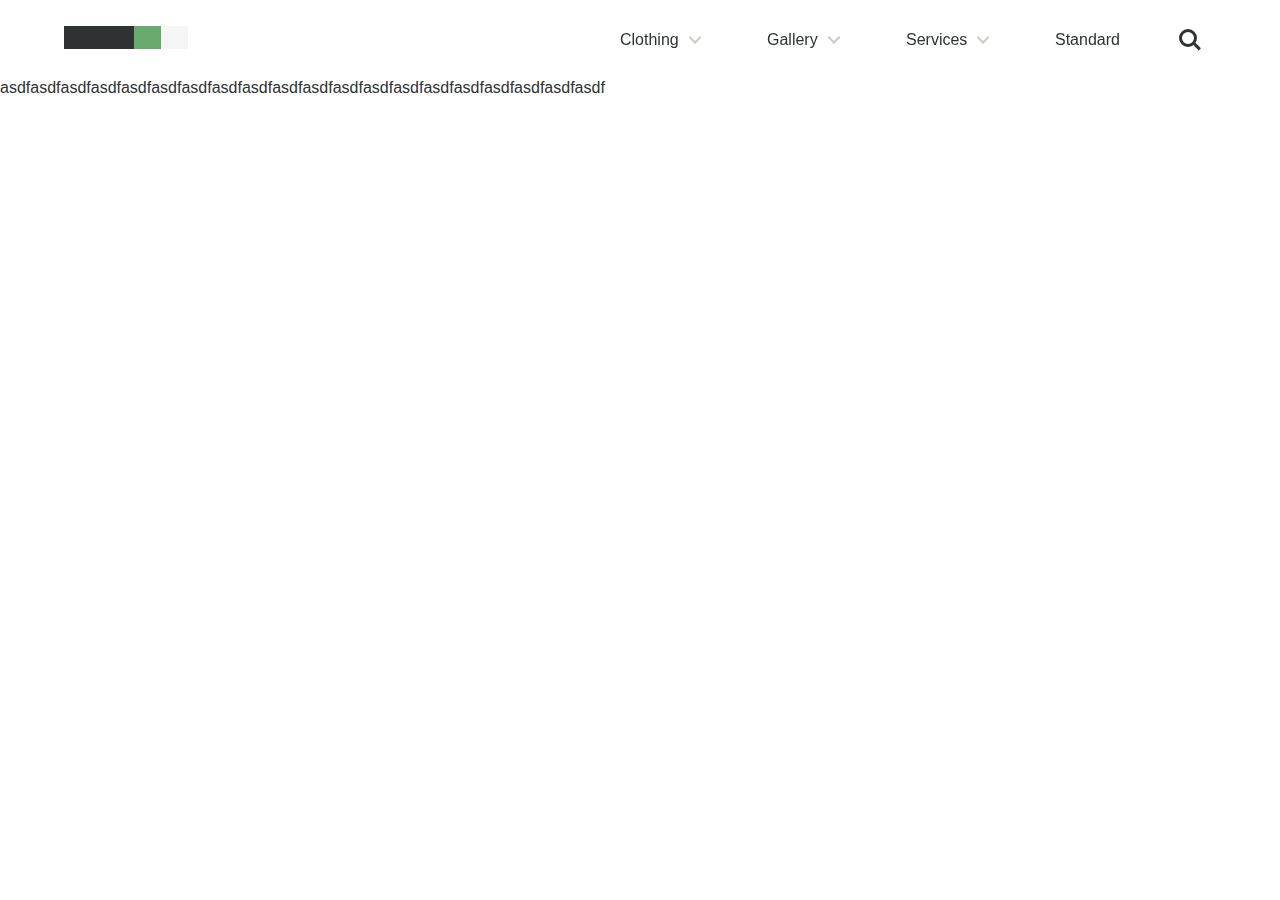
<file: mega-site-navigation/index.html>
<!doctype html>
<html lang="en" class="no-js">
<head>
	<meta charset="UTF-8">
	<meta name="viewport" content="width=device-width, initial-scale=1">

	<link rel="stylesheet" href="css/reset.css"> <!-- CSS reset -->
	<link rel="stylesheet" href="css/style.css"> <!-- Resource style -->
	<script src="js/modernizr.js"></script> <!-- Modernizr -->
  	
	<title>Mega-Site Navigation | CodyHouse</title>
</head>
<body>
	<header class="cd-main-header">
		<a class="cd-logo" href="#0"><img src="img/cd-logo.svg" alt="Logo"></a>

		<ul class="cd-header-buttons">
			<li><a class="cd-search-trigger" href="#cd-search">Search<span></span></a></li>
			<li><a class="cd-nav-trigger" href="#cd-primary-nav">Menu<span></span></a></li>
		</ul> <!-- cd-header-buttons -->
	</header>



	<div class="cd-overlay"></div>

	<nav class="cd-nav">
		<ul id="cd-primary-nav" class="cd-primary-nav is-fixed">
			<li class="has-children">
				<a href="http://codyhouse.co/?p=409">Clothing</a>

				<ul class="cd-secondary-nav is-hidden">
					<li class="go-back"><a href="#0">Menu</a></li>
					<li class="see-all"><a href="http://codyhouse.co/?p=409">All Clothing</a></li>
					<li class="has-children">
						<a href="http://codyhouse.co/?p=409">Accessories</a>

						<ul class="is-hidden">
							<li class="go-back"><a href="#0">Clothing</a></li>
							<li class="see-all"><a href="http://codyhouse.co/?p=409">All Accessories</a></li>
							<li class="has-children">
								<a href="#0">Beanies</a>

								<ul class="is-hidden">
									<li class="go-back"><a href="#0">Accessories</a></li>
									<li class="see-all"><a href="http://codyhouse.co/?p=409">All Benies</a></li>
									<li><a href="http://codyhouse.co/?p=409">Caps &amp; Hats</a></li>
									<li><a href="http://codyhouse.co/?p=409">Gifts</a></li>
									<li><a href="http://codyhouse.co/?p=409">Scarves &amp; Snoods</a></li>
								</ul>
							</li>
							<li class="has-children">
								<a href="#0">Caps &amp; Hats</a>

								<ul class="is-hidden">
									<li class="go-back"><a href="#0">Accessories</a></li>
									<li class="see-all"><a href="http://codyhouse.co/?p=409">All Caps &amp; Hats</a></li>
									<li><a href="http://codyhouse.co/?p=409">Beanies</a></li>
									<li><a href="http://codyhouse.co/?p=409">Caps</a></li>
									<li><a href="http://codyhouse.co/?p=409">Hats</a></li>
								</ul>
							</li>
							<li><a href="http://codyhouse.co/?p=409">Glasses</a></li>
							<li><a href="http://codyhouse.co/?p=409">Gloves</a></li>
							<li><a href="http://codyhouse.co/?p=409">Jewellery</a></li>
							<li><a href="http://codyhouse.co/?p=409">Scarves</a></li>
							<li><a href="http://codyhouse.co/?p=409">Wallets</a></li>
							<li><a href="http://codyhouse.co/?p=409">Watches</a></li>
						</ul>
					</li>

					<li class="has-children">
						<a href="http://codyhouse.co/?p=409">Bottoms</a>

						<ul class="is-hidden">
							<li class="go-back"><a href="#0">Clothing</a></li>
							<li class="see-all"><a href="http://codyhouse.co/?p=409">All Bottoms</a></li>
							<li><a href="http://codyhouse.co/?p=409">Casual Trousers</a></li>
							<li class="has-children">
								<a href="#0">Jeans</a>

								<ul class="is-hidden">
									<li class="go-back"><a href="#0">Bottoms</a></li>
									<li class="see-all"><a href="http://codyhouse.co/?p=409">All Jeans</a></li>
									<li><a href="http://codyhouse.co/?p=409">Ripped</a></li>
									<li><a href="http://codyhouse.co/?p=409">Skinny</a></li>
									<li><a href="http://codyhouse.co/?p=409">Slim</a></li>
									<li><a href="http://codyhouse.co/?p=409">Straight</a></li>
								</ul>
							</li>
							<li><a href="#0">Leggings</a></li>
							<li><a href="#0">Shorts</a></li>
						</ul>
					</li>

					<li class="has-children">
						<a href="http://codyhouse.co/?p=409">Jackets</a>

						<ul class="is-hidden">
							<li class="go-back"><a href="#0">Clothing</a></li>
							<li class="see-all"><a href="http://codyhouse.co/?p=409">All Jackets</a></li>
							<li><a href="http://codyhouse.co/?p=409">Blazers</a></li>
							<li><a href="http://codyhouse.co/?p=409">Bomber jackets</a></li>
							<li><a href="http://codyhouse.co/?p=409">Denim Jackets</a></li>
							<li><a href="http://codyhouse.co/?p=409">Duffle Coats</a></li>
							<li><a href="http://codyhouse.co/?p=409">Leather Jackets</a></li>
							<li><a href="http://codyhouse.co/?p=409">Parkas</a></li>
						</ul>
					</li>

					<li class="has-children">
						<a href="http://codyhouse.co/?p=409">Tops</a>

						<ul class="is-hidden">
							<li class="go-back"><a href="#0">Clothing</a></li>
							<li class="see-all"><a href="http://codyhouse.co/?p=409">All Tops</a></li>
							<li><a href="http://codyhouse.co/?p=409">Cardigans</a></li>
							<li><a href="http://codyhouse.co/?p=409">Coats</a></li>
							<li><a href="http://codyhouse.co/?p=409">Hoodies &amp; Sweatshirts</a></li>
							<li><a href="http://codyhouse.co/?p=409">Jumpers</a></li>
							<li><a href="http://codyhouse.co/?p=409">Polo Shirts</a></li>
							<li><a href="http://codyhouse.co/?p=409">Shirts</a></li>
							<li class="has-children">
								<a href="#0">T-Shirts</a>

								<ul class="is-hidden">
									<li class="go-back"><a href="#0">Tops</a></li>
									<li class="see-all"><a href="http://codyhouse.co/?p=409">All T-shirts</a></li>
									<li><a href="http://codyhouse.co/?p=409">Plain</a></li>
									<li><a href="http://codyhouse.co/?p=409">Print</a></li>
									<li><a href="http://codyhouse.co/?p=409">Striped</a></li>
									<li><a href="http://codyhouse.co/?p=409">Long sleeved</a></li>
								</ul>
							</li>
							<li><a href="http://codyhouse.co/?p=409">Vests</a></li>
						</ul>
					</li>
				</ul>
			</li>

			<li class="has-children">
				<a href="http://codyhouse.co/?p=409">Gallery</a>

				<ul class="cd-nav-gallery is-hidden">
					<li class="go-back"><a href="#0">Menu</a></li>
					<li class="see-all"><a href="http://codyhouse.co/?p=409">Browse Gallery</a></li>
					<li>
						<a class="cd-nav-item" href="http://codyhouse.co/?p=409">
							<img src="img/img.jpg" alt="Product Image">
							<h3>Product #1</h3>
						</a>
					</li>

					<li>
						<a class="cd-nav-item" href="http://codyhouse.co/?p=409">
							<img src="img/img.jpg" alt="Product Image">
							<h3>Product #2</h3>
						</a>
					</li>

					<li>
						<a class="cd-nav-item" href="http://codyhouse.co/?p=409">
							<img src="img/img.jpg" alt="Product Image">
							<h3>Product #3</h3>
						</a>
					</li>

					<li>
						<a class="cd-nav-item" href="http://codyhouse.co/?p=409">
							<img src="img/img.jpg" alt="Product Image">
							<h3>Product #4</h3>
						</a>
					</li>
				</ul>
			</li>

			<li class="has-children">
				<a href="http://codyhouse.co/?p=409">Services</a>
				<ul class="cd-nav-icons is-hidden">
					<li class="go-back"><a href="#0">Menu</a></li>
					<li class="see-all"><a href="http://codyhouse.co/?p=409">Browse Services</a></li>
					<li>
						<a class="cd-nav-item item-1" href="http://codyhouse.co/?p=409">
							<h3>Service #1</h3>
							<p>This is the item description</p>
						</a>
					</li>

					<li>
						<a class="cd-nav-item item-2" href="http://codyhouse.co/?p=409">
							<h3>Service #2</h3>
							<p>This is the item description</p>
						</a>
					</li>

					<li>
						<a class="cd-nav-item item-3" href="http://codyhouse.co/?p=409">
							<h3>Service #3</h3>
							<p>This is the item description</p>
						</a>
					</li>

					<li>
						<a class="cd-nav-item item-4" href="http://codyhouse.co/?p=409">
							<h3>Service #4</h3>
							<p>This is the item description</p>
						</a>
					</li>

					<li>
						<a class="cd-nav-item item-5" href="http://codyhouse.co/?p=409">
							<h3>Service #5</h3>
							<p>This is the item description</p>
						</a>
					</li>

					<li>
						<a class="cd-nav-item item-6" href="http://codyhouse.co/?p=409">
							<h3>Service #6</h3>
							<p>This is the item description</p>
						</a>
					</li>

					<li>
						<a class="cd-nav-item item-7" href="http://codyhouse.co/?p=409">
							<h3>Service #7</h3>
							<p>This is the item description</p>
						</a>
					</li>

					<li>
						<a class="cd-nav-item item-8" href="http://codyhouse.co/?p=409">
							<h3>Service #8</h3>
							<p>This is the item description</p>
						</a>
					</li>
				</ul>
			</li>

			<li><a href="http://codyhouse.co/?p=409">Standard</a></li>
		</ul> <!-- primary-nav -->
	</nav> <!-- cd-nav -->

	<div id="cd-search" class="cd-search">
		<form>
			<input type="search" placeholder="Search...">
		</form>
	</div>

	<h1>asdfasdfasdfasdfasdfasdfasdfasdfasdfasdfasdfasdfasdfasdfasdfasdfasdfasdfasdfasdf</h1>
<script src="js/jquery-2.1.1.js"></script>
<script src="js/jquery.mobile.custom.min.js"></script>
<script src="js/main.js"></script> <!-- Resource jQuery -->
</body>
</html>
</file>
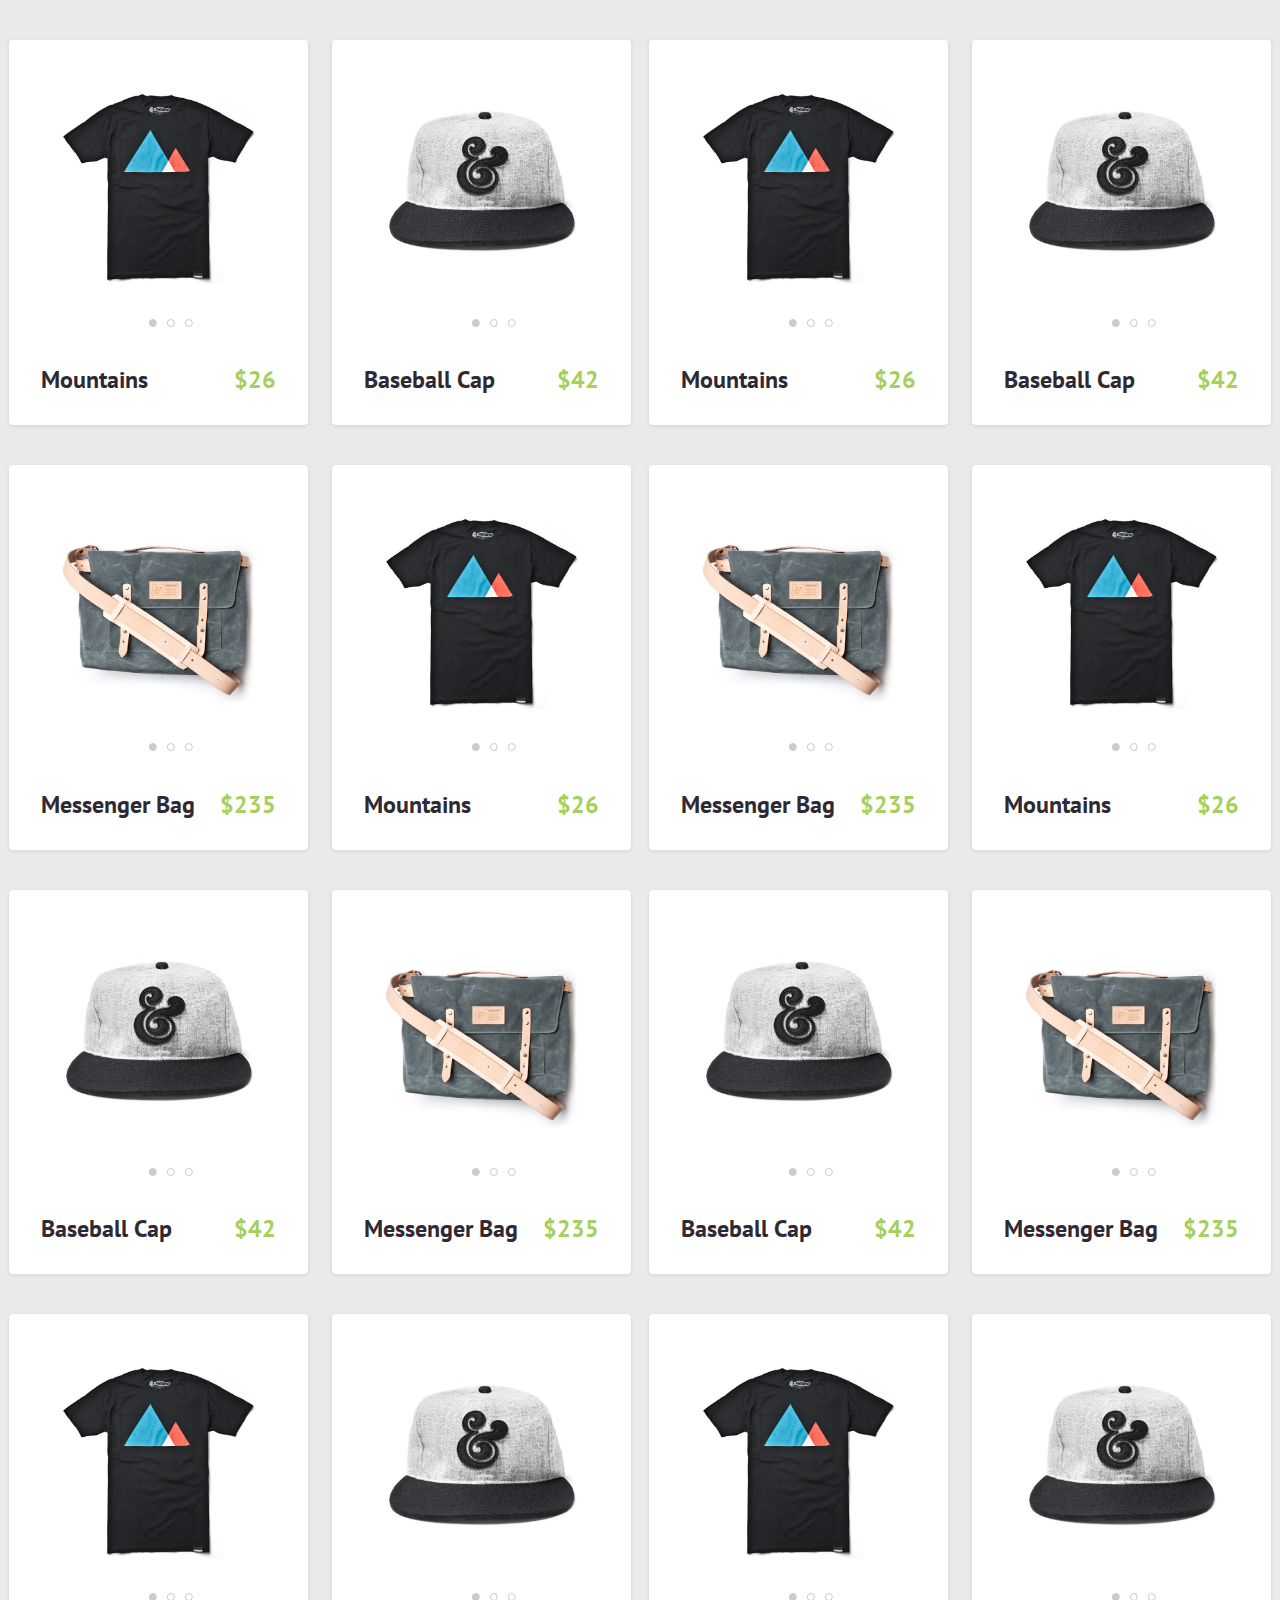
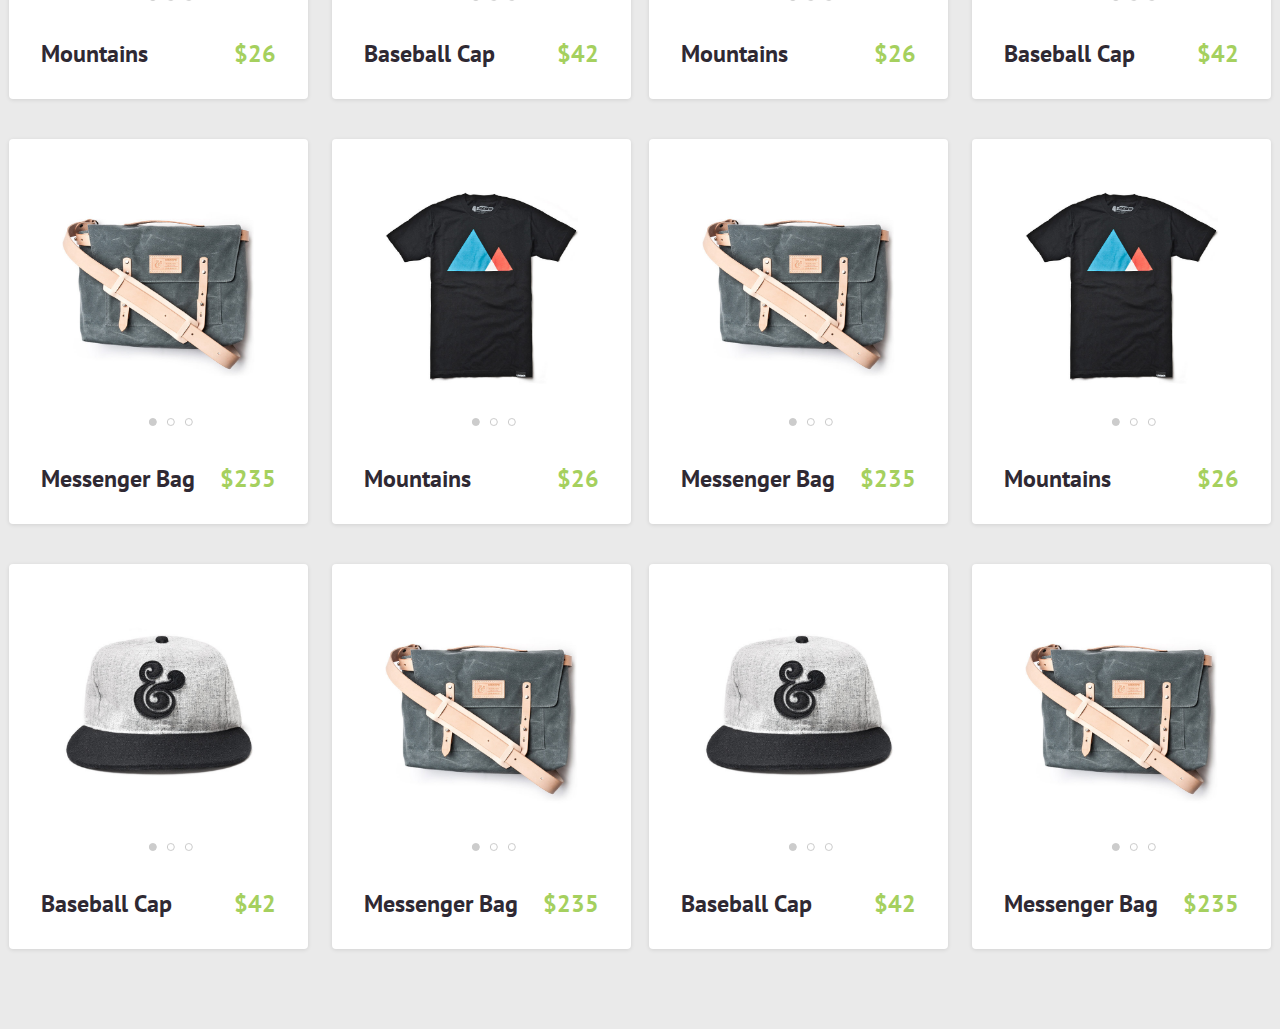
<file: product-preview-slider/index.html>
<!doctype html>
<html lang="en" class="no-js">
<head>
	<meta charset="UTF-8">
	<meta name="viewport" content="width=device-width, initial-scale=1">

	<link href='http://fonts.googleapis.com/css?family=PT+Sans:400,700' rel='stylesheet' type='text/css'>


	<link rel="stylesheet" href="../css/foundation.css">
	<link rel="stylesheet" href="../css/normalize.css">



	<link rel="stylesheet" href="css/reset.css"> <!-- CSS reset -->
	<link rel="stylesheet" href="css/style.css"> <!-- Resource style -->
	<script src="js/modernizr.js"></script> <!-- Modernizr -->

	<title>Product Preview Slider | CodyHouse</title>
</head>
<body>

	<div class="small-6 columns">
		<ul class="cd-gallery">
			<li>
				<a href="http://josealba.org">
					<ul class="cd-item-wrapper">
						<li class="selected">
							<img src="img/ugmonk-tshirt-1.jpg" alt="Preview image">
						</li>

						<li class="move-right" data-sale="true" data-price="$22">
							<img src="img/ugmonk-tshirt-2.jpg" alt="Preview image">
						</li>

						<li>
							<img src="img/ugmonk-tshirt-3.jpg" alt="Preview image">
						</li>
					</ul> <!-- cd-item-wrapper -->
				</a>

				<div class="cd-item-info">
					<b><a href="#0">Mountains</a></b>

					<em class="cd-price">$26</em>
				</div> <!-- cd-item-info -->
			</li>

			<li>
				<a href="http://josealba.org">
					<ul class="cd-item-wrapper">
						<li class="selected">
							<img src="img/ugmonk-cap-1.jpg" alt="Preview image">
						</li>

						<li class="move-right">
							<img src="img/ugmonk-cap-2.jpg" alt="Preview image">
						</li>

						<li>
							<img src="img/ugmonk-cap-3.jpg" alt="Preview image">
						</li>
					</ul> <!-- cd-item-wrapper -->
				</a>

				<div class="cd-item-info">
					<b><a href="#0">Baseball Cap</a></b>

					<em class="cd-price">$42</em>
				</div> <!-- cd-item-info -->
			</li>

			<li>
				<a href="http://josealba.org">
					<ul class="cd-item-wrapper">
						<li class="selected">
							<img src="img/ugmonk-bag-1.jpg" alt="Preview image">
						</li>

						<li class="move-right">
							<img src="img/ugmonk-bag-2.jpg" alt="Preview image">
						</li>

						<li>
							<img src="img/ugmonk-bag-3.jpg" alt="Preview image">
						</li>
					</ul> <!-- cd-item-wrapper -->
				</a>

				<div class="cd-item-info">
					<b><a href="#0">Messenger Bag</a></b>

					<em class="cd-price">$235</em>
				</div> <!-- cd-item-info -->
			</li>

			<li>
				<a href="http://josealba.org">
					<ul class="cd-item-wrapper">
						<li class="selected">
							<img src="img/ugmonk-tshirt-1.jpg" alt="Preview image">
						</li>

						<li class="move-right" data-sale="true" data-price="$22">
							<img src="img/ugmonk-tshirt-2.jpg" alt="Preview image">
						</li>

						<li>
							<img src="img/ugmonk-tshirt-3.jpg" alt="Preview image">
						</li>
					</ul> <!-- cd-item-wrapper -->
				</a>

				<div class="cd-item-info">
					<b><a href="#0">Mountains</a></b>

					<em class="cd-price">$26</em>
				</div> <!-- cd-item-info -->
			</li>

			<li>
				<a href="http://josealba.org">
					<ul class="cd-item-wrapper">
						<li class="selected">
							<img src="img/ugmonk-cap-1.jpg" alt="Preview image">
						</li>

						<li class="move-right">
							<img src="img/ugmonk-cap-2.jpg" alt="Preview image">
						</li>

						<li>
							<img src="img/ugmonk-cap-3.jpg" alt="Preview image">
						</li>
					</ul> <!-- cd-item-wrapper -->
				</a>

				<div class="cd-item-info">
					<b><a href="#0">Baseball Cap</a></b>

					<em class="cd-price">$42</em>
				</div> <!-- cd-item-info -->
			</li>

			<li>
				<a href="http://josealba.org">
					<ul class="cd-item-wrapper">
						<li class="selected">
							<img src="img/ugmonk-bag-1.jpg" alt="Preview image">
						</li>

						<li class="move-right">
							<img src="img/ugmonk-bag-2.jpg" alt="Preview image">
						</li>

						<li>
							<img src="img/ugmonk-bag-3.jpg" alt="Preview image">
						</li>
					</ul> <!-- cd-item-wrapper -->
				</a>

				<div class="cd-item-info">
					<b><a href="#0">Messenger Bag</a></b>

					<em class="cd-price">$235</em>
				</div> <!-- cd-item-info -->
			</li>


			<li>
				<a href="http://josealba.org">
					<ul class="cd-item-wrapper">
						<li class="selected">
							<img src="img/ugmonk-tshirt-1.jpg" alt="Preview image">
						</li>

						<li class="move-right" data-sale="true" data-price="$22">
							<img src="img/ugmonk-tshirt-2.jpg" alt="Preview image">
						</li>

						<li>
							<img src="img/ugmonk-tshirt-3.jpg" alt="Preview image">
						</li>
					</ul> <!-- cd-item-wrapper -->
				</a>

				<div class="cd-item-info">
					<b><a href="#0">Mountains</a></b>

					<em class="cd-price">$26</em>
				</div> <!-- cd-item-info -->
			</li>

			<li>
				<a href="http://josealba.org">
					<ul class="cd-item-wrapper">
						<li class="selected">
							<img src="img/ugmonk-cap-1.jpg" alt="Preview image">
						</li>

						<li class="move-right">
							<img src="img/ugmonk-cap-2.jpg" alt="Preview image">
						</li>

						<li>
							<img src="img/ugmonk-cap-3.jpg" alt="Preview image">
						</li>
					</ul> <!-- cd-item-wrapper -->
				</a>

				<div class="cd-item-info">
					<b><a href="#0">Baseball Cap</a></b>

					<em class="cd-price">$42</em>
				</div> <!-- cd-item-info -->
			</li>

			<li>
				<a href="http://josealba.org">
					<ul class="cd-item-wrapper">
						<li class="selected">
							<img src="img/ugmonk-bag-1.jpg" alt="Preview image">
						</li>

						<li class="move-right">
							<img src="img/ugmonk-bag-2.jpg" alt="Preview image">
						</li>

						<li>
							<img src="img/ugmonk-bag-3.jpg" alt="Preview image">
						</li>
					</ul> <!-- cd-item-wrapper -->
				</a>

				<div class="cd-item-info">
					<b><a href="#0">Messenger Bag</a></b>

					<em class="cd-price">$235</em>
				</div> <!-- cd-item-info -->
			</li>

			<li>
				<a href="http://josealba.org">
					<ul class="cd-item-wrapper">
						<li class="selected">
							<img src="img/ugmonk-tshirt-1.jpg" alt="Preview image">
						</li>

						<li class="move-right" data-sale="true" data-price="$22">
							<img src="img/ugmonk-tshirt-2.jpg" alt="Preview image">
						</li>

						<li>
							<img src="img/ugmonk-tshirt-3.jpg" alt="Preview image">
						</li>
					</ul> <!-- cd-item-wrapper -->
				</a>

				<div class="cd-item-info">
					<b><a href="#0">Mountains</a></b>

					<em class="cd-price">$26</em>
				</div> <!-- cd-item-info -->
			</li>

			<li>
				<a href="http://josealba.org">
					<ul class="cd-item-wrapper">
						<li class="selected">
							<img src="img/ugmonk-cap-1.jpg" alt="Preview image">
						</li>

						<li class="move-right">
							<img src="img/ugmonk-cap-2.jpg" alt="Preview image">
						</li>

						<li>
							<img src="img/ugmonk-cap-3.jpg" alt="Preview image">
						</li>
					</ul> <!-- cd-item-wrapper -->
				</a>

				<div class="cd-item-info">
					<b><a href="#0">Baseball Cap</a></b>

					<em class="cd-price">$42</em>
				</div> <!-- cd-item-info -->
			</li>

			<li>
				<a href="http://josealba.org">
					<ul class="cd-item-wrapper">
						<li class="selected">
							<img src="img/ugmonk-bag-1.jpg" alt="Preview image">
						</li>

						<li class="move-right">
							<img src="img/ugmonk-bag-2.jpg" alt="Preview image">
						</li>

						<li>
							<img src="img/ugmonk-bag-3.jpg" alt="Preview image">
						</li>
					</ul> <!-- cd-item-wrapper -->
				</a>

				<div class="cd-item-info">
					<b><a href="#0">Messenger Bag</a></b>

					<em class="cd-price">$235</em>
				</div> <!-- cd-item-info -->
			</li>
		</ul> <!-- cd-gallery -->
	</div>

	<div class="small-6 columns">
		<ul class="cd-gallery">
			<li>
				<a href="http://josealba.org">
					<ul class="cd-item-wrapper">
						<li class="selected">
							<img src="img/ugmonk-tshirt-1.jpg" alt="Preview image">
						</li>

						<li class="move-right" data-sale="true" data-price="$22">
							<img src="img/ugmonk-tshirt-2.jpg" alt="Preview image">
						</li>

						<li>
							<img src="img/ugmonk-tshirt-3.jpg" alt="Preview image">
						</li>
					</ul> <!-- cd-item-wrapper -->
				</a>

				<div class="cd-item-info">
					<b><a href="#0">Mountains</a></b>

					<em class="cd-price">$26</em>
				</div> <!-- cd-item-info -->
			</li>

			<li>
				<a href="http://josealba.org">
					<ul class="cd-item-wrapper">
						<li class="selected">
							<img src="img/ugmonk-cap-1.jpg" alt="Preview image">
						</li>

						<li class="move-right">
							<img src="img/ugmonk-cap-2.jpg" alt="Preview image">
						</li>

						<li>
							<img src="img/ugmonk-cap-3.jpg" alt="Preview image">
						</li>
					</ul> <!-- cd-item-wrapper -->
				</a>

				<div class="cd-item-info">
					<b><a href="#0">Baseball Cap</a></b>

					<em class="cd-price">$42</em>
				</div> <!-- cd-item-info -->
			</li>

			<li>
				<a href="http://josealba.org">
					<ul class="cd-item-wrapper">
						<li class="selected">
							<img src="img/ugmonk-bag-1.jpg" alt="Preview image">
						</li>

						<li class="move-right">
							<img src="img/ugmonk-bag-2.jpg" alt="Preview image">
						</li>

						<li>
							<img src="img/ugmonk-bag-3.jpg" alt="Preview image">
						</li>
					</ul> <!-- cd-item-wrapper -->
				</a>

				<div class="cd-item-info">
					<b><a href="#0">Messenger Bag</a></b>

					<em class="cd-price">$235</em>
				</div> <!-- cd-item-info -->
			</li>

			<li>
				<a href="http://josealba.org">
					<ul class="cd-item-wrapper">
						<li class="selected">
							<img src="img/ugmonk-tshirt-1.jpg" alt="Preview image">
						</li>

						<li class="move-right" data-sale="true" data-price="$22">
							<img src="img/ugmonk-tshirt-2.jpg" alt="Preview image">
						</li>

						<li>
							<img src="img/ugmonk-tshirt-3.jpg" alt="Preview image">
						</li>
					</ul> <!-- cd-item-wrapper -->
				</a>

				<div class="cd-item-info">
					<b><a href="#0">Mountains</a></b>

					<em class="cd-price">$26</em>
				</div> <!-- cd-item-info -->
			</li>

			<li>
				<a href="http://josealba.org">
					<ul class="cd-item-wrapper">
						<li class="selected">
							<img src="img/ugmonk-cap-1.jpg" alt="Preview image">
						</li>

						<li class="move-right">
							<img src="img/ugmonk-cap-2.jpg" alt="Preview image">
						</li>

						<li>
							<img src="img/ugmonk-cap-3.jpg" alt="Preview image">
						</li>
					</ul> <!-- cd-item-wrapper -->
				</a>

				<div class="cd-item-info">
					<b><a href="#0">Baseball Cap</a></b>

					<em class="cd-price">$42</em>
				</div> <!-- cd-item-info -->
			</li>

			<li>
				<a href="http://josealba.org">
					<ul class="cd-item-wrapper">
						<li class="selected">
							<img src="img/ugmonk-bag-1.jpg" alt="Preview image">
						</li>

						<li class="move-right">
							<img src="img/ugmonk-bag-2.jpg" alt="Preview image">
						</li>

						<li>
							<img src="img/ugmonk-bag-3.jpg" alt="Preview image">
						</li>
					</ul> <!-- cd-item-wrapper -->
				</a>

				<div class="cd-item-info">
					<b><a href="#0">Messenger Bag</a></b>

					<em class="cd-price">$235</em>
				</div> <!-- cd-item-info -->
			</li>


			<li>
				<a href="http://josealba.org">
					<ul class="cd-item-wrapper">
						<li class="selected">
							<img src="img/ugmonk-tshirt-1.jpg" alt="Preview image">
						</li>

						<li class="move-right" data-sale="true" data-price="$22">
							<img src="img/ugmonk-tshirt-2.jpg" alt="Preview image">
						</li>

						<li>
							<img src="img/ugmonk-tshirt-3.jpg" alt="Preview image">
						</li>
					</ul> <!-- cd-item-wrapper -->
				</a>

				<div class="cd-item-info">
					<b><a href="#0">Mountains</a></b>

					<em class="cd-price">$26</em>
				</div> <!-- cd-item-info -->
			</li>

			<li>
				<a href="http://josealba.org">
					<ul class="cd-item-wrapper">
						<li class="selected">
							<img src="img/ugmonk-cap-1.jpg" alt="Preview image">
						</li>

						<li class="move-right">
							<img src="img/ugmonk-cap-2.jpg" alt="Preview image">
						</li>

						<li>
							<img src="img/ugmonk-cap-3.jpg" alt="Preview image">
						</li>
					</ul> <!-- cd-item-wrapper -->
				</a>

				<div class="cd-item-info">
					<b><a href="#0">Baseball Cap</a></b>

					<em class="cd-price">$42</em>
				</div> <!-- cd-item-info -->
			</li>

			<li>
				<a href="http://josealba.org">
					<ul class="cd-item-wrapper">
						<li class="selected">
							<img src="img/ugmonk-bag-1.jpg" alt="Preview image">
						</li>

						<li class="move-right">
							<img src="img/ugmonk-bag-2.jpg" alt="Preview image">
						</li>

						<li>
							<img src="img/ugmonk-bag-3.jpg" alt="Preview image">
						</li>
					</ul> <!-- cd-item-wrapper -->
				</a>

				<div class="cd-item-info">
					<b><a href="#0">Messenger Bag</a></b>

					<em class="cd-price">$235</em>
				</div> <!-- cd-item-info -->
			</li>

			<li>
				<a href="http://josealba.org">
					<ul class="cd-item-wrapper">
						<li class="selected">
							<img src="img/ugmonk-tshirt-1.jpg" alt="Preview image">
						</li>

						<li class="move-right" data-sale="true" data-price="$22">
							<img src="img/ugmonk-tshirt-2.jpg" alt="Preview image">
						</li>

						<li>
							<img src="img/ugmonk-tshirt-3.jpg" alt="Preview image">
						</li>
					</ul> <!-- cd-item-wrapper -->
				</a>

				<div class="cd-item-info">
					<b><a href="#0">Mountains</a></b>

					<em class="cd-price">$26</em>
				</div> <!-- cd-item-info -->
			</li>

			<li>
				<a href="http://josealba.org">
					<ul class="cd-item-wrapper">
						<li class="selected">
							<img src="img/ugmonk-cap-1.jpg" alt="Preview image">
						</li>

						<li class="move-right">
							<img src="img/ugmonk-cap-2.jpg" alt="Preview image">
						</li>

						<li>
							<img src="img/ugmonk-cap-3.jpg" alt="Preview image">
						</li>
					</ul> <!-- cd-item-wrapper -->
				</a>

				<div class="cd-item-info">
					<b><a href="#0">Baseball Cap</a></b>

					<em class="cd-price">$42</em>
				</div> <!-- cd-item-info -->
			</li>

			<li>
				<a href="http://josealba.org">
					<ul class="cd-item-wrapper">
						<li class="selected">
							<img src="img/ugmonk-bag-1.jpg" alt="Preview image">
						</li>

						<li class="move-right">
							<img src="img/ugmonk-bag-2.jpg" alt="Preview image">
						</li>

						<li>
							<img src="img/ugmonk-bag-3.jpg" alt="Preview image">
						</li>
					</ul> <!-- cd-item-wrapper -->
				</a>

				<div class="cd-item-info">
					<b><a href="#0">Messenger Bag</a></b>

					<em class="cd-price">$235</em>
				</div> <!-- cd-item-info -->
			</li>
		</ul> <!-- cd-gallery -->
	</div>

<script src="js/jquery-2.1.1.js"></script>
<script src="js/jquery.mobile.min.js"></script>
<script src="js/main.js"></script> <!-- Resource jQuery -->
</body>
</html>
</file>
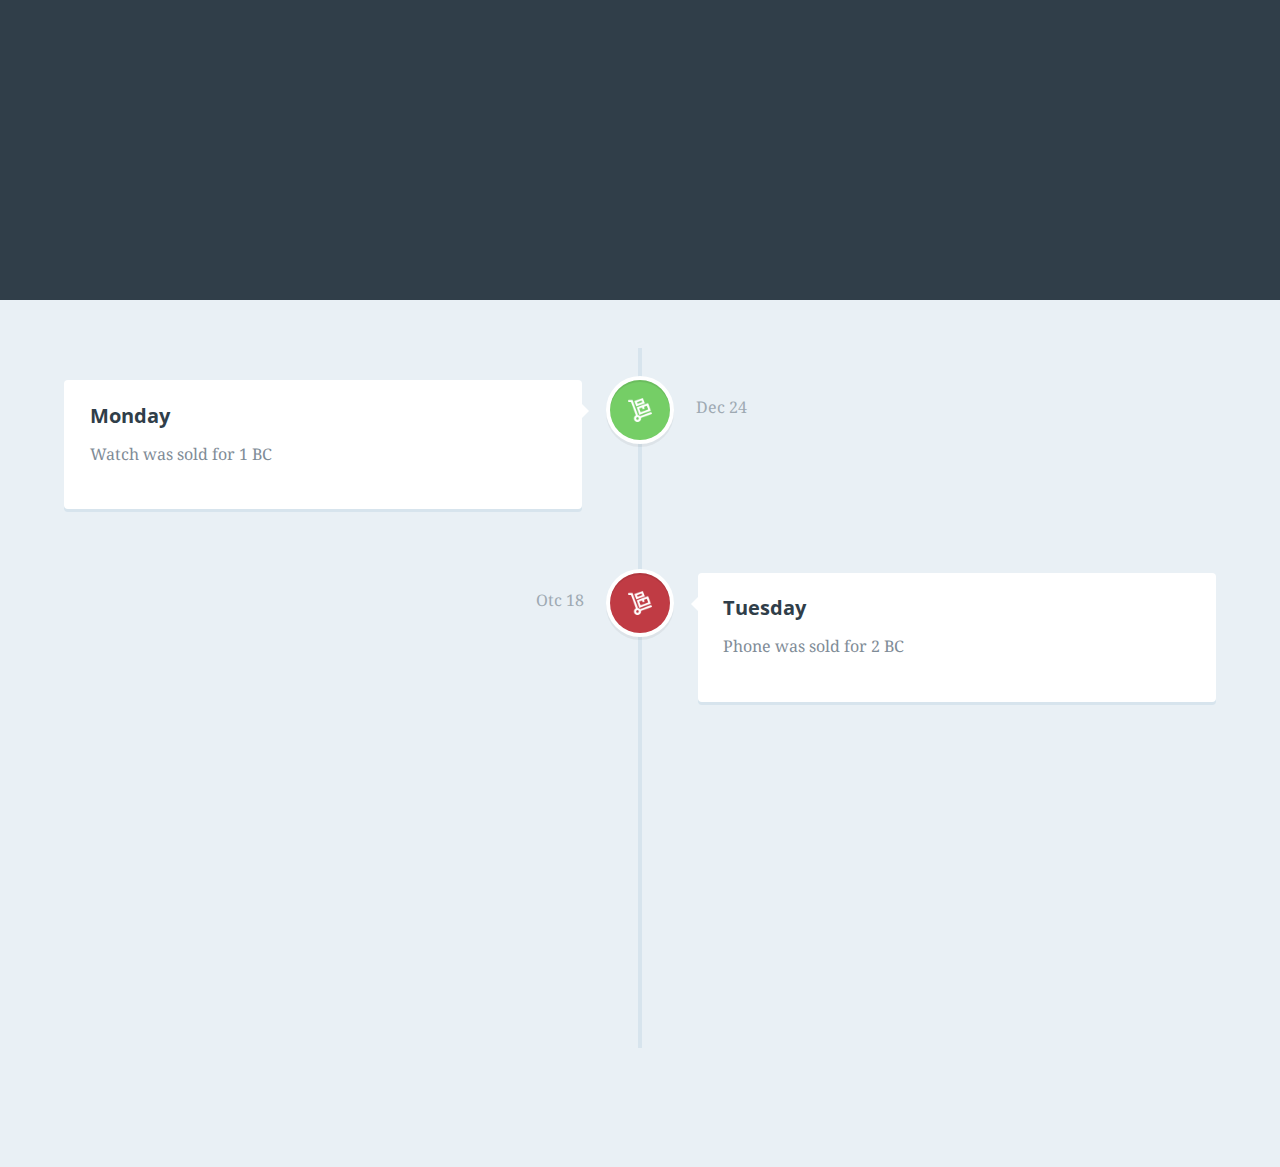
<file: dashboard/vertical-timeline/index.html>
<!doctype html>
<html lang="en" class="no-js">
<head>
	<meta charset="UTF-8">
	<meta name="viewport" content="width=device-width, initial-scale=1">

	<link href='http://fonts.googleapis.com/css?family=Droid+Serif|Open+Sans:400,700' rel='stylesheet' type='text/css'>

	<link rel="stylesheet" href="css/reset.css"> <!-- CSS reset -->
	<link rel="stylesheet" href="css/style.css"> <!-- Resource style -->
	<script src="js/modernizr.js"></script> <!-- Modernizr -->
  	
	<title> Vertical Timeline</title>
</head>
<body>
	<header>
		<h1></h1>
	</header>

	<section id="cd-timeline" class="cd-container">
		<div class="cd-timeline-block">
			<div class="cd-timeline-img cd-picture">
				<img src="img/iconmonstr-delivery-12-240.png" alt="Picture">
			</div> <!-- cd-timeline-img -->

			<div class="cd-timeline-content">
				<h2>Monday</h2>
				<p>Watch was sold for 1 BC</p>
				<span class="cd-date">Dec 24</span>
			</div> <!-- cd-timeline-content -->
		</div> <!-- cd-timeline-block -->

		<div class="cd-timeline-block">
			<div class="cd-timeline-img cd-movie">
				<img src="img/iconmonstr-delivery-12-240.png" alt="Movie">
			</div> <!-- cd-timeline-img -->

			<div class="cd-timeline-content">
				<h2>Tuesday</h2>
				<p>Phone was sold for 2 BC</p>
				<span class="cd-date">Otc 18</span>
			</div> <!-- cd-timeline-content -->
		</div> <!-- cd-timeline-block -->

		<div class="cd-timeline-block">
			<div class="cd-timeline-img cd-picture">
				<img src="img/iconmonstr-delivery-12-240.png" alt="Picture">
			</div> <!-- cd-timeline-img -->

			<div class="cd-timeline-content">
				<h2>Wednesday</h2>
				<p>Shoes was sold for 0.5 BC</p>
				<span class="cd-date">Jan 24</span>
			</div> <!-- cd-timeline-content -->
		</div> <!-- cd-timeline-block -->

		<div class="cd-timeline-block">
			<div class="cd-timeline-img cd-movie">
				<img src="img/iconmonstr-delivery-12-240.png" alt="Movie">
			</div> <!-- cd-timeline-img -->

			<div class="cd-timeline-content">
				<h2>Sunday</h2>
				<p>Car was sold for 2 BC</p>
				<span class="cd-date">Otc 18</span>
			</div> <!-- cd-timeline-content -->
		</div> <!-- cd-timeline-block -->


	</section> <!-- cd-timeline -->
<script src="http://ajax.googleapis.com/ajax/libs/jquery/1.11.0/jquery.min.js"></script>
<script src="js/main.js"></script> <!-- Resource jQuery -->
</body>
</html>
</file>
<file: mega-site-navigation/css/style.css>
/* -------------------------------- 

Primary style

-------------------------------- */
*, *::after, *::before {
  box-sizing: border-box;
}

html {
  font-size: 62.5%;
}

body {
  font-size: 1.6rem;
  font-family: sans-serif;
  color: #2e3233;
  background-color: #ffffff;
}
@media only screen and (max-width: 1169px) {
  body.nav-on-left.overflow-hidden {
    overflow: hidden;
  }
}

a {
  color: #69aa6f;
  text-decoration: none;
}

img {
  /* make images responsive */
  max-width: 100%;
}

input {
  font-family: sans-serif;
  font-size: 1.6rem;
}

input[type="search"]::-ms-clear {
  /* removes close icon - IE */
  display: none;
}

input[type="search"]::-webkit-search-decoration,
input[type="search"]::-webkit-search-cancel-button,
input[type="search"]::-webkit-search-results-button,
input[type="search"]::-webkit-search-results-decoration {
  display: none;
}

/* -------------------------------- 

Main components 

-------------------------------- */
.cd-main-content, .cd-main-header {
  /* Force Hardware Acceleration in WebKit */
  -webkit-transform: translateZ(0);
  -moz-transform: translateZ(0);
  -ms-transform: translateZ(0);
  -o-transform: translateZ(0);
  transform: translateZ(0);
  will-change: transform;
}

.cd-main-content, .cd-main-header {
  position: relative;
  -webkit-transition: -webkit-transform 0.3s;
  -moz-transition: -moz-transform 0.3s;
  transition: transform 0.3s;
}
@media only screen and (max-width: 1169px) {
  .cd-main-content.nav-is-visible, .cd-main-header.nav-is-visible {
    -webkit-transform: translateX(-260px);
    -moz-transform: translateX(-260px);
    -ms-transform: translateX(-260px);
    -o-transform: translateX(-260px);
    transform: translateX(-260px);
  }
  .nav-on-left .cd-main-content.nav-is-visible, .nav-on-left .cd-main-header.nav-is-visible {
    -webkit-transform: translateX(260px);
    -moz-transform: translateX(260px);
    -ms-transform: translateX(260px);
    -o-transform: translateX(260px);
    transform: translateX(260px);
  }
}

.cd-main-content {
  background: #e2e3df;
  min-height: 100vh;
  z-index: 2;
}

.cd-main-header {
  height: 50px;
  background: #ffffff;
  z-index: 3;
}
.nav-is-fixed .cd-main-header {
  /* add .nav-is-fixed class to body if you want a fixed navigation on > 1170px */
  position: fixed;
  top: 0;
  left: 0;
  width: 100%;
}
@media only screen and (min-width: 1170px) {
  .cd-main-header {
    height: 80px;
  }
  .cd-main-header::after {
    clear: both;
    content: "";
    display: table;
  }
}

.cd-logo {
  position: absolute;
  top: 12px;
  left: 5%;
}
.cd-logo img {
  display: block;
}
@media only screen and (max-width: 1169px) {
  .nav-on-left .cd-logo {
    left: auto;
    right: 5%;
  }
}
@media only screen and (min-width: 1170px) {
  .cd-logo {
    top: 26px;
    left: 4em;
  }
}

.cd-header-buttons {
  position: absolute;
  display: inline-block;
  top: 3px;
  right: 5%;
}
.cd-header-buttons li {
  display: inline-block;
}
@media only screen and (max-width: 1169px) {
  .nav-on-left .cd-header-buttons {
    right: auto;
    left: 5%;
  }
  .nav-on-left .cd-header-buttons li {
    float: right;
  }
}
@media only screen and (min-width: 1170px) {
  .cd-header-buttons {
    top: 18px;
    right: 4em;
  }
}

.cd-search-trigger, .cd-nav-trigger {
  position: relative;
  display: block;
  width: 44px;
  height: 44px;
  overflow: hidden;
  white-space: nowrap;
  /* hide text */
  color: transparent;
  z-index: 3;
}

.cd-search-trigger::before, .cd-search-trigger::after {
  /* search icon */
  content: '';
  position: absolute;
  -webkit-transition: opacity 0.3s;
  -moz-transition: opacity 0.3s;
  transition: opacity 0.3s;
  /* Force Hardware Acceleration in WebKit */
  -webkit-transform: translateZ(0);
  -moz-transform: translateZ(0);
  -ms-transform: translateZ(0);
  -o-transform: translateZ(0);
  transform: translateZ(0);
  -webkit-backface-visibility: hidden;
  backface-visibility: hidden;
}
.cd-search-trigger::before {
  /* lens */
  top: 11px;
  left: 11px;
  width: 18px;
  height: 18px;
  border-radius: 50%;
  border: 3px solid #2e3233;
}
.cd-search-trigger::after {
  /* handle */
  height: 3px;
  width: 8px;
  background: #2e3233;
  bottom: 14px;
  right: 11px;
  -webkit-transform: rotate(45deg);
  -moz-transform: rotate(45deg);
  -ms-transform: rotate(45deg);
  -o-transform: rotate(45deg);
  transform: rotate(45deg);
}
.cd-search-trigger span {
  /* container for the X icon */
  position: absolute;
  height: 100%;
  width: 100%;
  top: 0;
  left: 0;
}
.cd-search-trigger span::before, .cd-search-trigger span::after {
  /* close icon */
  content: '';
  position: absolute;
  display: inline-block;
  height: 3px;
  width: 22px;
  top: 50%;
  margin-top: -2px;
  left: 50%;
  margin-left: -11px;
  background: #2e3233;
  opacity: 0;
  /* Force Hardware Acceleration in WebKit */
  -webkit-transform: translateZ(0);
  -moz-transform: translateZ(0);
  -ms-transform: translateZ(0);
  -o-transform: translateZ(0);
  transform: translateZ(0);
  -webkit-backface-visibility: hidden;
  backface-visibility: hidden;
  -webkit-transition: opacity 0.3s, -webkit-transform 0.3s;
  -moz-transition: opacity 0.3s, -moz-transform 0.3s;
  transition: opacity 0.3s, transform 0.3s;
}
.cd-search-trigger span::before {
  -webkit-transform: rotate(45deg);
  -moz-transform: rotate(45deg);
  -ms-transform: rotate(45deg);
  -o-transform: rotate(45deg);
  transform: rotate(45deg);
}
.cd-search-trigger span::after {
  -webkit-transform: rotate(-45deg);
  -moz-transform: rotate(-45deg);
  -ms-transform: rotate(-45deg);
  -o-transform: rotate(-45deg);
  transform: rotate(-45deg);
}
.cd-search-trigger.search-is-visible::before, .cd-search-trigger.search-is-visible::after {
  /* hide search icon */
  opacity: 0;
}
.cd-search-trigger.search-is-visible span::before, .cd-search-trigger.search-is-visible span::after {
  /* show close icon */
  opacity: 1;
}
.cd-search-trigger.search-is-visible span::before {
  -webkit-transform: rotate(135deg);
  -moz-transform: rotate(135deg);
  -ms-transform: rotate(135deg);
  -o-transform: rotate(135deg);
  transform: rotate(135deg);
}
.cd-search-trigger.search-is-visible span::after {
  -webkit-transform: rotate(45deg);
  -moz-transform: rotate(45deg);
  -ms-transform: rotate(45deg);
  -o-transform: rotate(45deg);
  transform: rotate(45deg);
}

.cd-nav-trigger span, .cd-nav-trigger span::before, .cd-nav-trigger span::after {
  /* hamburger icon in CSS */
  position: absolute;
  display: inline-block;
  height: 3px;
  width: 24px;
  background: #2e3233;
}
.cd-nav-trigger span {
  /* line in the center */
  position: absolute;
  top: 50%;
  right: 10px;
  margin-top: -2px;
  -webkit-transition: background 0.3s 0.3s;
  -moz-transition: background 0.3s 0.3s;
  transition: background 0.3s 0.3s;
}
.cd-nav-trigger span::before, .cd-nav-trigger span::after {
  /* other 2 lines */
  content: '';
  right: 0;
  /* Force Hardware Acceleration in WebKit */
  -webkit-transform: translateZ(0);
  -moz-transform: translateZ(0);
  -ms-transform: translateZ(0);
  -o-transform: translateZ(0);
  transform: translateZ(0);
  -webkit-backface-visibility: hidden;
  backface-visibility: hidden;
  -webkit-transform-origin: 0% 50%;
  -moz-transform-origin: 0% 50%;
  -ms-transform-origin: 0% 50%;
  -o-transform-origin: 0% 50%;
  transform-origin: 0% 50%;
  -webkit-transition: -webkit-transform 0.3s 0.3s;
  -moz-transition: -moz-transform 0.3s 0.3s;
  transition: transform 0.3s 0.3s;
}
.cd-nav-trigger span::before {
  /* menu icon top line */
  top: -6px;
}
.cd-nav-trigger span::after {
  /* menu icon bottom line */
  top: 6px;
}
.cd-nav-trigger.nav-is-visible span {
  /* hide line in the center */
  background: rgba(46, 50, 51, 0);
}
.cd-nav-trigger.nav-is-visible span::before, .cd-nav-trigger.nav-is-visible span::after {
  /* keep visible other 2 lines */
  background: #2e3233;
}
.cd-nav-trigger.nav-is-visible span::before {
  -webkit-transform: translateX(4px) translateY(-3px) rotate(45deg);
  -moz-transform: translateX(4px) translateY(-3px) rotate(45deg);
  -ms-transform: translateX(4px) translateY(-3px) rotate(45deg);
  -o-transform: translateX(4px) translateY(-3px) rotate(45deg);
  transform: translateX(4px) translateY(-3px) rotate(45deg);
}
.cd-nav-trigger.nav-is-visible span::after {
  -webkit-transform: translateX(4px) translateY(2px) rotate(-45deg);
  -moz-transform: translateX(4px) translateY(2px) rotate(-45deg);
  -ms-transform: translateX(4px) translateY(2px) rotate(-45deg);
  -o-transform: translateX(4px) translateY(2px) rotate(-45deg);
  transform: translateX(4px) translateY(2px) rotate(-45deg);
}
@media only screen and (min-width: 1170px) {
  .cd-nav-trigger {
    display: none;
  }
}

.cd-primary-nav, .cd-primary-nav ul {
  position: fixed;
  top: 0;
  right: 0;
  height: 100%;
  width: 260px;
  background: #2e3233;
  overflow: auto;
  -webkit-overflow-scrolling: touch;
  z-index: 1;
  /* Force Hardware Acceleration in WebKit */
  -webkit-transform: translateZ(0);
  -moz-transform: translateZ(0);
  -ms-transform: translateZ(0);
  -o-transform: translateZ(0);
  transform: translateZ(0);
  -webkit-transform: translateX(0);
  -moz-transform: translateX(0);
  -ms-transform: translateX(0);
  -o-transform: translateX(0);
  transform: translateX(0);
  -webkit-transition: -webkit-transform 0.3s;
  -moz-transition: -moz-transform 0.3s;
  transition: transform 0.3s;
}
.cd-primary-nav a, .cd-primary-nav ul a {
  display: block;
  height: 50px;
  line-height: 50px;
  padding: 0 20px;
  color: #ffffff;
  -webkit-font-smoothing: antialiased;
  -moz-osx-font-smoothing: grayscale;
  overflow: hidden;
  text-overflow: ellipsis;
  white-space: nowrap;
  border-bottom: 1px solid #3a3f40;
  -webkit-transform: translateZ(0);
  -moz-transform: translateZ(0);
  -ms-transform: translateZ(0);
  -o-transform: translateZ(0);
  transform: translateZ(0);
  will-change: transform, opacity;
  -webkit-transition: -webkit-transform 0.3s, opacity 0.3s;
  -moz-transition: -moz-transform 0.3s, opacity 0.3s;
  transition: transform 0.3s, opacity 0.3s;
}
.cd-primary-nav.is-hidden, .cd-primary-nav ul.is-hidden {
  /* secondary navigations hidden by default */
  -webkit-transform: translateX(100%);
  -moz-transform: translateX(100%);
  -ms-transform: translateX(100%);
  -o-transform: translateX(100%);
  transform: translateX(100%);
}
.cd-primary-nav.moves-out > li > a, .cd-primary-nav ul.moves-out > li > a {
  /* push the navigation items to the left - and lower down opacity - when secondary nav slides in */
  -webkit-transform: translateX(-100%);
  -moz-transform: translateX(-100%);
  -ms-transform: translateX(-100%);
  -o-transform: translateX(-100%);
  transform: translateX(-100%);
  opacity: 0;
}

@media only screen and (max-width: 1169px) {
  .nav-on-left .cd-primary-nav, .nav-on-left .cd-primary-nav ul {
    right: auto;
    left: 0;
  }
}
.cd-primary-nav .see-all a {
  /* different style for the See all button on mobile and tablet */
  color: #69aa6f;
}
.cd-primary-nav .cd-nav-gallery .cd-nav-item, .cd-primary-nav .cd-nav-icons .cd-nav-item {
  /* items with picture (or icon) and title */
  height: 80px;
  line-height: 80px;
}
.cd-primary-nav .cd-nav-gallery .cd-nav-item h3, .cd-primary-nav .cd-nav-icons .cd-nav-item h3 {
  overflow: hidden;
  text-overflow: ellipsis;
}
.cd-primary-nav .cd-nav-gallery .cd-nav-item {
  padding-left: 90px;
}
.cd-primary-nav .cd-nav-gallery .cd-nav-item img {
  position: absolute;
  display: block;
  height: 40px;
  width: auto;
  left: 20px;
  top: 50%;
  margin-top: -20px;
}
.cd-primary-nav .cd-nav-icons .cd-nav-item {
  padding-left: 75px;
}
.cd-primary-nav .cd-nav-icons .cd-nav-item p {
  color: #2e3233;
  font-size: 1.3rem;
  /* hide description on small devices */
  display: none;
}
.cd-primary-nav .cd-nav-icons .cd-nav-item::before {
  /* item icon */
  content: '';
  display: block;
  position: absolute;
  left: 20px;
  top: 50%;
  margin-top: -20px;
  width: 40px;
  height: 40px;
  background-repeat: no-repeat;
  background-position: center center;
  background-size: 40px 40px;
}
.cd-primary-nav .cd-nav-icons .cd-nav-item.item-1::before {
  background-image: url("../img/line-icon-1.svg");
}
.cd-primary-nav .cd-nav-icons .cd-nav-item.item-2::before {
  background-image: url("../img/line-icon-2.svg");
}
.cd-primary-nav .cd-nav-icons .cd-nav-item.item-3::before {
  background-image: url("../img/line-icon-3.svg");
}
.cd-primary-nav .cd-nav-icons .cd-nav-item.item-4::before {
  background-image: url("../img/line-icon-4.svg");
}
.cd-primary-nav .cd-nav-icons .cd-nav-item.item-5::before {
  background-image: url("../img/line-icon-5.svg");
}
.cd-primary-nav .cd-nav-icons .cd-nav-item.item-6::before {
  background-image: url("../img/line-icon-6.svg");
}
.cd-primary-nav .cd-nav-icons .cd-nav-item.item-7::before {
  background-image: url("../img/line-icon-7.svg");
}
.cd-primary-nav .cd-nav-icons .cd-nav-item.item-8::before {
  background-image: url("../img/line-icon-8.svg");
}
@media only screen and (max-width: 1169px) {
  .cd-primary-nav {
    /* by default .cd-primary-nav is hidden - trick for iOS devices where you can see the navigation if you pull down */
    visibility: hidden;
    -webkit-transition: visibility 0s 0.3s;
    -moz-transition: visibility 0s 0.3s;
    transition: visibility 0s 0.3s;
  }
  .cd-primary-nav.nav-is-visible {
    visibility: visible;
    -webkit-transition: visibility 0s 0s;
    -moz-transition: visibility 0s 0s;
    transition: visibility 0s 0s;
  }
}

@media only screen and (min-width: 1170px) {
  .cd-primary-nav {
    position: static;
    padding: 0 150px 0 0;
    height: auto;
    width: auto;
    float: right;
    overflow: visible;
    background: transparent;
  }
  .cd-primary-nav::after {
    clear: both;
    content: "";
    display: table;
  }
  .cd-primary-nav.moves-out > li > a {
    /* reset mobile style */
    -webkit-transform: translateX(0);
    -moz-transform: translateX(0);
    -ms-transform: translateX(0);
    -o-transform: translateX(0);
    transform: translateX(0);
    opacity: 1;
  }
  .cd-primary-nav ul {
    position: static;
    height: auto;
    width: auto;
    background: transparent;
    overflow: visible;
    z-index: 3;
  }
  .cd-primary-nav ul.is-hidden {
    /* reset mobile style */
    -webkit-transform: translateX(0);
    -moz-transform: translateX(0);
    -ms-transform: translateX(0);
    -o-transform: translateX(0);
    transform: translateX(0);
  }
  .cd-primary-nav ul.moves-out > li > a {
    /* reset mobile style */
    -webkit-transform: translateX(0);
    -moz-transform: translateX(0);
    -ms-transform: translateX(0);
    -o-transform: translateX(0);
    transform: translateX(0);
    opacity: 1;
  }
  .cd-primary-nav > li {
    float: left;
    margin-left: 3em;
  }
  .cd-primary-nav > li > a {
    /* main navigation buttons style */
    position: relative;
    display: inline-block;
    height: 80px;
    line-height: 80px;
    padding: 0 10px;
    color: #2e3233;
    overflow: visible;
    border-bottom: none;
    -webkit-transition: color 0.3s, box-shadow 0.3s;
    -moz-transition: color 0.3s, box-shadow 0.3s;
    transition: color 0.3s, box-shadow 0.3s;
  }
  .cd-primary-nav > li > a:hover {
    color: #69aa6f;
  }
  .cd-primary-nav > li > a.selected {
    color: #69aa6f;
    box-shadow: inset 0 -2px 0 #69aa6f;
  }
  .cd-primary-nav .go-back, .cd-primary-nav .see-all {
    display: none;
  }
  .cd-primary-nav .cd-secondary-nav, .cd-primary-nav .cd-nav-gallery, .cd-primary-nav .cd-nav-icons {
    /* dropdown menu style */
    position: absolute;
    top: 80px;
    width: 100vw;
    background: #ffffff;
    padding: 48px 64px 130px;
    box-shadow: inset 0 1px 0 #e2e3df, 0 3px 6px rgba(0, 0, 0, 0.05);
    -webkit-transform: translateX(0);
    -moz-transform: translateX(0);
    -ms-transform: translateX(0);
    -o-transform: translateX(0);
    transform: translateX(0);
    -webkit-transition: opacity .3s 0s, visibility 0s 0s;
    -moz-transition: opacity .3s 0s, visibility 0s 0s;
    transition: opacity .3s 0s, visibility 0s 0s;
  }
  .cd-primary-nav .cd-secondary-nav::after, .cd-primary-nav .cd-nav-gallery::after, .cd-primary-nav .cd-nav-icons::after {
    clear: both;
    content: "";
    display: table;
  }
  .cd-primary-nav .cd-secondary-nav.is-hidden, .cd-primary-nav .cd-nav-gallery.is-hidden, .cd-primary-nav .cd-nav-icons.is-hidden {
    opacity: 0;
    visibility: hidden;
    -webkit-transition: opacity .3s 0s, visibility 0s .3s;
    -moz-transition: opacity .3s 0s, visibility 0s .3s;
    transition: opacity .3s 0s, visibility 0s .3s;
  }
  .cd-primary-nav .cd-secondary-nav > .see-all, .cd-primary-nav .cd-nav-gallery > .see-all, .cd-primary-nav .cd-nav-icons > .see-all {
    /* this is the BIG See all button at the bottom of the dropdown menu */
    display: block;
    position: absolute;
    left: 0;
    bottom: 0;
    height: 80px;
    width: 100%;
    overflow: hidden;
    /* reset some inherited style */
    margin: 0;
    padding: 0;
  }
  .cd-primary-nav .cd-secondary-nav > .see-all a, .cd-primary-nav .cd-nav-gallery > .see-all a, .cd-primary-nav .cd-nav-icons > .see-all a {
    position: absolute;
    width: 100%;
    height: 100%;
    top: 0;
    left: 0;
    font-size: 2.2rem;
    font-weight: bold;
    text-align: center;
    line-height: 80px;
    border-top: 1px solid #e2e3df;
    /* reset some inherited style */
    border-bottom: none;
    margin: 0;
    padding: 0;
    -webkit-transition: color 0.2s, background 0.2s, border 0.2s;
    -moz-transition: color 0.2s, background 0.2s, border 0.2s;
    transition: color 0.2s, background 0.2s, border 0.2s;
  }
  .cd-primary-nav .cd-secondary-nav > .see-all a:hover, .cd-primary-nav .cd-nav-gallery > .see-all a:hover, .cd-primary-nav .cd-nav-icons > .see-all a:hover {
    background: #2e3233;
    border-color: #2e3233;
    color: #ffffff;
  }
  .cd-primary-nav .cd-secondary-nav > li {
    /* change the height according to your needs - you can even set height: auto */
    height: 340px;
    /* here you set the number of columns - use width percentage */
    width: 23%;
    float: left;
    margin-right: 2.66%;
    border-right: 1px solid #e2e3df;
    overflow: hidden;
    overflow-x: hidden;
    overflow-y: auto;
    -webkit-overflow-scrolling: touch;
  }
  .cd-primary-nav .cd-secondary-nav > li:nth-child(4n+2) {
    /* +2 because we have 2 list items with display:none */
    margin-right: 0;
    border-right: none;
  }
  .cd-primary-nav .cd-secondary-nav > li > a {
    /* secondary nav title */
    color: #69aa6f;
    font-weight: bold;
    font-size: 1.6rem;
    margin-bottom: .6em;
  }
  .cd-primary-nav .cd-secondary-nav a {
    height: 30px;
    line-height: 30px;
    padding: 0 18% 0 0;
    color: #2e3233;
    border-bottom: none;
    font-size: 1.4rem;
  }
  .cd-primary-nav .cd-secondary-nav a:hover {
    color: #69aa6f;
  }
  .cd-primary-nav .cd-secondary-nav ul {
    /* Force Hardware Acceleration in WebKit */
    -webkit-transform: translateZ(0);
    -moz-transform: translateZ(0);
    -ms-transform: translateZ(0);
    -o-transform: translateZ(0);
    transform: translateZ(0);
  }
  .cd-primary-nav .cd-secondary-nav ul ul {
    /* tertiary navigation */
    position: absolute;
    top: 0;
    left: 0;
    height: 100%;
    width: 100%;
  }
  .cd-primary-nav .cd-secondary-nav ul ul.is-hidden {
    -webkit-transform: translateX(100%);
    -moz-transform: translateX(100%);
    -ms-transform: translateX(100%);
    -o-transform: translateX(100%);
    transform: translateX(100%);
  }
  .cd-primary-nav .cd-secondary-nav ul ul .go-back {
    display: block;
  }
  .cd-primary-nav .cd-secondary-nav ul ul .go-back a {
    color: transparent;
  }
  .cd-primary-nav .cd-secondary-nav ul ul .see-all {
    display: block;
  }
  .cd-primary-nav .cd-secondary-nav .moves-out > li > a {
    /* push the navigation items to the left - and lower down opacity - when tertiary nav slides in */
    -webkit-transform: translateX(-100%);
    -moz-transform: translateX(-100%);
    -ms-transform: translateX(-100%);
    -o-transform: translateX(-100%);
    transform: translateX(-100%);
  }
  .cd-primary-nav .cd-nav-gallery li {
    /* set here number of columns - use width percentage */
    width: 22%;
    float: left;
    margin: 0 4% 40px 0;
  }
  .cd-primary-nav .cd-nav-gallery li:nth-child(4n+2) {
    /* +2 because we have two additional list items with display:none */
    margin-right: 0;
  }
  .cd-primary-nav .cd-nav-gallery .cd-nav-item {
    border-bottom: none;
    padding: 0;
    height: auto;
    line-height: 1.2;
  }
  .cd-primary-nav .cd-nav-gallery .cd-nav-item img {
    position: static;
    margin-top: 0;
    height: auto;
    width: 100%;
    margin-bottom: .6em;
  }
  .cd-primary-nav .cd-nav-gallery .cd-nav-item h3 {
    color: #69aa6f;
    font-weight: bold;
    padding: 0 .4em;
  }
  .cd-primary-nav .cd-nav-icons li {
    /* set here number of columns - use width percentage */
    width: 32%;
    float: left;
    margin: 0 2% 20px 0;
  }
  .cd-primary-nav .cd-nav-icons li:nth-child(3n+2) {
    /* +2 because we have two additional list items with display:none */
    margin-right: 0;
  }
  .cd-primary-nav .cd-nav-icons .cd-nav-item {
    border-bottom: none;
    height: 80px;
    line-height: 1.2;
    padding: 24px 0 0 85px;
    position: relative;
  }
  .cd-primary-nav .cd-nav-icons .cd-nav-item:hover {
    background: #f6f6f5;
  }
  .cd-primary-nav .cd-nav-icons .cd-nav-item h3 {
    color: #69aa6f;
    font-weight: bold;
  }
  .cd-primary-nav .cd-nav-icons .cd-nav-item p {
    display: block;
  }
  .cd-primary-nav .cd-nav-icons .cd-nav-item::before {
    left: 25px;
  }
}
.has-children > a, .go-back a {
  position: relative;
}
.has-children > a::before, .has-children > a::after, .go-back a::before, .go-back a::after {
  /* arrow icon in CSS - for element with nested unordered lists */
  content: '';
  position: absolute;
  top: 50%;
  margin-top: -1px;
  display: inline-block;
  height: 2px;
  width: 10px;
  background: #464c4e;
  -webkit-backface-visibility: hidden;
  backface-visibility: hidden;
}
.has-children > a::before, .go-back a::before {
  -webkit-transform: rotate(45deg);
  -moz-transform: rotate(45deg);
  -ms-transform: rotate(45deg);
  -o-transform: rotate(45deg);
  transform: rotate(45deg);
}
.has-children > a::after, .go-back a::after {
  -webkit-transform: rotate(-45deg);
  -moz-transform: rotate(-45deg);
  -ms-transform: rotate(-45deg);
  -o-transform: rotate(-45deg);
  transform: rotate(-45deg);
}
@media only screen and (min-width: 1170px) {
  .has-children > a::before, .has-children > a::after, .go-back a::before, .go-back a::after {
    background: #c9cbc4;
  }
  .has-children > a:hover::before, .has-children > a:hover::after, .go-back a:hover::before, .go-back a:hover::after {
    background: #69aa6f;
  }
}

.has-children > a {
  padding-right: 40px;
}
.has-children > a::before, .has-children > a::after {
  /* arrow goes on the right side - children navigation */
  right: 20px;
  -webkit-transform-origin: 9px 50%;
  -moz-transform-origin: 9px 50%;
  -ms-transform-origin: 9px 50%;
  -o-transform-origin: 9px 50%;
  transform-origin: 9px 50%;
}

.cd-primary-nav .go-back a {
  padding-left: 40px;
}
.cd-primary-nav .go-back a::before, .cd-primary-nav .go-back a::after {
  /* arrow goes on the left side - go back button */
  left: 20px;
  -webkit-transform-origin: 1px 50%;
  -moz-transform-origin: 1px 50%;
  -ms-transform-origin: 1px 50%;
  -o-transform-origin: 1px 50%;
  transform-origin: 1px 50%;
}

@media only screen and (min-width: 1170px) {
  .has-children > a::before, .has-children > a::after {
    right: 15%;
  }

  .cd-primary-nav > .has-children > a {
    /* main navigation arrows on larger devices */
    padding-right: 30px !important;
  }
  .cd-primary-nav > .has-children > a::before, .cd-primary-nav > .has-children > a::after {
    width: 9px;
    -webkit-transform-origin: 50% 50%;
    -moz-transform-origin: 50% 50%;
    -ms-transform-origin: 50% 50%;
    -o-transform-origin: 50% 50%;
    transform-origin: 50% 50%;
    background: #c9cbc4;
    -webkit-backface-visibility: hidden;
    backface-visibility: hidden;
    -webkit-transition: width 0.3s, -webkit-transform 0.3s;
    -moz-transition: width 0.3s, -moz-transform 0.3s;
    transition: width 0.3s, transform 0.3s;
  }
  .cd-primary-nav > .has-children > a::before {
    right: 12px;
  }
  .cd-primary-nav > .has-children > a::after {
    right: 7px;
  }
  .cd-primary-nav > .has-children > a.selected::before, .cd-primary-nav > .has-children > a.selected::after {
    width: 14px;
  }
  .cd-primary-nav > .has-children > a.selected::before {
    -webkit-transform: translateX(5px) rotate(-45deg);
    -moz-transform: translateX(5px) rotate(-45deg);
    -ms-transform: translateX(5px) rotate(-45deg);
    -o-transform: translateX(5px) rotate(-45deg);
    transform: translateX(5px) rotate(-45deg);
  }
  .cd-primary-nav > .has-children > a.selected::after {
    -webkit-transform: rotate(45deg);
    -moz-transform: rotate(45deg);
    -ms-transform: rotate(45deg);
    -o-transform: rotate(45deg);
    transform: rotate(45deg);
  }

  .cd-secondary-nav > .has-children > a::before, .cd-secondary-nav > .has-children > a::after {
    /* remove arrows on secondary nav titles */
    display: none;
  }

  .cd-primary-nav .go-back a {
    padding-left: 20px;
  }
  .cd-primary-nav .go-back a::before, .cd-primary-nav .go-back a::after {
    left: 1px;
  }
}
.cd-search {
  position: absolute;
  height: 50px;
  width: 100%;
  top: 50px;
  left: 0;
  z-index: 3;
  opacity: 0;
  visibility: hidden;
  -webkit-transition: opacity .3s 0s, visibility 0s .3s;
  -moz-transition: opacity .3s 0s, visibility 0s .3s;
  transition: opacity .3s 0s, visibility 0s .3s;
}
.cd-search form {
  height: 100%;
  width: 100%;
}
.cd-search input {
  border-radius: 0;
  border: none;
  background: #ffffff;
  height: 100%;
  width: 100%;
  padding: 0 5%;
  box-shadow: inset 0 1px 0 #e2e3df, 0 3px 6px rgba(0, 0, 0, 0.05);
  -webkit-appearance: none;
  -moz-appearance: none;
  -ms-appearance: none;
  -o-appearance: none;
  appearance: none;
}
.cd-search input::-webkit-input-placeholder {
  color: #c9cbc4;
}
.cd-search input::-moz-placeholder {
  color: #c9cbc4;
}
.cd-search input:-moz-placeholder {
  color: #c9cbc4;
}
.cd-search input:-ms-input-placeholder {
  color: #c9cbc4;
}
.cd-search input:focus {
  outline: none;
}
.cd-search.is-visible {
  opacity: 1;
  visibility: visible;
  -webkit-transition: opacity .3s 0s, visibility 0s 0s;
  -moz-transition: opacity .3s 0s, visibility 0s 0s;
  transition: opacity .3s 0s, visibility 0s 0s;
}
.nav-is-fixed .cd-search {
  position: fixed;
}
@media only screen and (min-width: 1170px) {
  .cd-search {
    height: 120px;
    top: 80px;
  }
  .cd-search input {
    padding: 0 2em;
    font-size: 3.2rem;
    font-weight: 300;
  }
}

.cd-overlay {
  /* shadow layer visible when navigation is active */
  position: fixed;
  z-index: 2;
  height: 100%;
  width: 100%;
  top: 0;
  left: 0;
  cursor: pointer;
  background-color: rgba(105, 170, 111, 0.8);
  visibility: hidden;
  opacity: 0;
  -webkit-backface-visibility: hidden;
  backface-visibility: hidden;
  -webkit-transition: opacity 0.3s 0s, visibility 0s 0.3s, -webkit-transform 0.3s 0s;
  -moz-transition: opacity 0.3s 0s, visibility 0s 0.3s, -moz-transform 0.3s 0s;
  transition: opacity 0.3s 0s, visibility 0s 0.3s, transform 0.3s 0s;
}
.cd-overlay.is-visible {
  opacity: 1;
  visibility: visible;
  -webkit-transition: opacity 0.3s 0s, visibility 0s 0s, -webkit-transform 0.3s 0s;
  -moz-transition: opacity 0.3s 0s, visibility 0s 0s, -moz-transform 0.3s 0s;
  transition: opacity 0.3s 0s, visibility 0s 0s, transform 0.3s 0s;
}
@media only screen and (max-width: 1169px) {
  .cd-overlay.is-visible {
    -webkit-transform: translateX(-260px);
    -moz-transform: translateX(-260px);
    -ms-transform: translateX(-260px);
    -o-transform: translateX(-260px);
    transform: translateX(-260px);
  }
  .nav-on-left .cd-overlay.is-visible {
    -webkit-transform: translateX(260px);
    -moz-transform: translateX(260px);
    -ms-transform: translateX(260px);
    -o-transform: translateX(260px);
    transform: translateX(260px);
  }
  .cd-overlay.is-visible.search-is-visible, .nav-on-left .cd-overlay.is-visible.search-is-visible {
    -webkit-transform: translateX(0);
    -moz-transform: translateX(0);
    -ms-transform: translateX(0);
    -o-transform: translateX(0);
    transform: translateX(0);
  }
}

/* -------------------------------- 

support for no js 

-------------------------------- */
.no-js .cd-primary-nav {
  position: relative;
  height: auto;
  width: 100%;
  overflow: visible;
  visibility: visible;
  z-index: 2;
}

.no-js .cd-search {
  position: relative;
  top: 0;
  opacity: 1;
  visibility: visible;
}

@media only screen and (min-width: 1170px) {
  .no-js .cd-primary-nav {
    position: absolute;
    z-index: 3;
    display: inline-block;
    width: auto;
    top: 0;
    right: 150px;
    padding: 0;
  }

  .no-js .nav-is-fixed .cd-primary-nav {
    position: fixed;
  }
}
</file>
<file: product-preview-slider/css/style.css>
/* -------------------------------- 

Primary style

-------------------------------- */
*, *::after, *::before {
  -webkit-box-sizing: border-box;
  -moz-box-sizing: border-box;
  box-sizing: border-box;
}

html {
  font-size: 62.5%;
}

body {
  font-size: 1.6rem;
  font-family: "PT Sans", sans-serif;
  color: #2f2933;
  background-color: #eaeaea;
}

a {
  color: #a5d05e;
  text-decoration: none;
}

/* -------------------------------- 

Main Components 

-------------------------------- */
.cd-gallery {
  width: 100%;
  max-width: 1048px;
  margin: 1.5em auto;
}
.cd-gallery::after {
  clear: both;
  content: "";
  display: table;
}
.cd-gallery > li {
  overflow: hidden;
  position: relative;
  margin-bottom: 2em;
  background: #ffffff;
  border-radius: .25em;
  box-shadow: 0 1px 4px rgba(0, 0, 0, 0.1);
}
.cd-gallery > li > a {
  display: block;
}
@media only screen and (min-width: 768px) {
  .cd-gallery {
    margin: 2em auto;
  }
  .cd-gallery > li {
    width: 48%;
    float: left;
    margin-right: 4%;
    margin-bottom: 2.5em;
  }
  .cd-gallery > li:nth-of-type(2n) {
    margin-right: 0;
  }
}
@media only screen and (min-width: 1048px) {
  .cd-gallery {
    margin: 2.5em auto;
  }
  .no-touch .cd-gallery > li:hover .cd-dots li.selected a {
    /* Slider dots - change background-color of the selected dot when hover over the its parent list item */
    background: #2f2933;
    border-color: #2f2933;
  }
  .no-touch .cd-gallery > li:hover .cd-dots a {
    /* Slider dots - change dot border-color when hover over the its parent list item */
    border-color: #9688a0;
  }
  .no-touch .cd-gallery > li:hover li.move-right, .no-touch .cd-gallery > li:hover li.move-left {
    /* show preview items when hover over the its parent list item */
    opacity: 0.3;
  }
}

.cd-item-wrapper {
  position: relative;
  overflow: hidden;
  margin: 3em 0;
}
.cd-item-wrapper li {
  position: absolute;
  top: 0;
  left: 25%;
  height: 100%;
  width: 50%;
  opacity: 0;
  /* Force Hardware Acceleration */
  -webkit-transform: translateZ(0);
  -moz-transform: translateZ(0);
  -ms-transform: translateZ(0);
  -o-transform: translateZ(0);
  transform: translateZ(0);
  -webkit-backface-visibility: hidden;
  backface-visibility: hidden;
  will-change: transform, opacity;
  -webkit-transform: translateX(200%) scale(0.7);
  -moz-transform: translateX(200%) scale(0.7);
  -ms-transform: translateX(200%) scale(0.7);
  -o-transform: translateX(200%) scale(0.7);
  transform: translateX(200%) scale(0.7);
  -webkit-transition: -webkit-transform 0.4s, opacity 0.4s;
  -moz-transition: -moz-transform 0.4s, opacity 0.4s;
  transition: transform 0.4s, opacity 0.4s;
}
.cd-item-wrapper li.selected {
  /* selected item */
  position: relative;
  opacity: 1;
  -webkit-transform: translateX(0) scale(1.3);
  -moz-transform: translateX(0) scale(1.3);
  -ms-transform: translateX(0) scale(1.3);
  -o-transform: translateX(0) scale(1.3);
  transform: translateX(0) scale(1.3);
}
.cd-item-wrapper li.move-left {
  /* item on left - preview visible */
  -webkit-transform: translateX(-100%) scale(0.7);
  -moz-transform: translateX(-100%) scale(0.7);
  -ms-transform: translateX(-100%) scale(0.7);
  -o-transform: translateX(-100%) scale(0.7);
  transform: translateX(-100%) scale(0.7);
  opacity: 0.3;
}
.cd-item-wrapper li.move-right {
  /* item on right - preview visible */
  -webkit-transform: translateX(100%) scale(0.7);
  -moz-transform: translateX(100%) scale(0.7);
  -ms-transform: translateX(100%) scale(0.7);
  -o-transform: translateX(100%) scale(0.7);
  transform: translateX(100%) scale(0.7);
  opacity: 0.3;
}
.cd-item-wrapper li.hide-left {
  /* items hidden on the left */
  -webkit-transform: translateX(-200%) scale(0.7);
  -moz-transform: translateX(-200%) scale(0.7);
  -ms-transform: translateX(-200%) scale(0.7);
  -o-transform: translateX(-200%) scale(0.7);
  transform: translateX(-200%) scale(0.7);
}
.cd-item-wrapper li img {
  display: block;
  width: 100%;
}
@media only screen and (min-width: 1048px) {
  .cd-item-wrapper li.move-left,
  .cd-item-wrapper li.move-right {
    /* hide preview items */
    opacity: 0;
  }
  .cd-item-wrapper li.focus-on-left {
    /* class added to the .selected and .move-right items when user hovers over the .move-left item (item preview on the left) */
    -webkit-transform: translateX(3%) scale(1.25);
    -moz-transform: translateX(3%) scale(1.25);
    -ms-transform: translateX(3%) scale(1.25);
    -o-transform: translateX(3%) scale(1.25);
    transform: translateX(3%) scale(1.25);
  }
  .cd-item-wrapper li.focus-on-left.move-right {
    -webkit-transform: translateX(103%) scale(0.7);
    -moz-transform: translateX(103%) scale(0.7);
    -ms-transform: translateX(103%) scale(0.7);
    -o-transform: translateX(103%) scale(0.7);
    transform: translateX(103%) scale(0.7);
  }
  .cd-item-wrapper li.focus-on-right {
    /* class added to the .selected and .move-left items when user hovers over the .move-right item (item preview on the right) */
    -webkit-transform: translateX(-3%) scale(1.25);
    -moz-transform: translateX(-3%) scale(1.25);
    -ms-transform: translateX(-3%) scale(1.25);
    -o-transform: translateX(-3%) scale(1.25);
    transform: translateX(-3%) scale(1.25);
  }
  .cd-item-wrapper li.focus-on-right.move-left {
    -webkit-transform: translateX(-103%) scale(0.7);
    -moz-transform: translateX(-103%) scale(0.7);
    -ms-transform: translateX(-103%) scale(0.7);
    -o-transform: translateX(-103%) scale(0.7);
    transform: translateX(-103%) scale(0.7);
  }
  .cd-item-wrapper li.hover {
    /* class added to the preview items (.move-left or .move-right) when user hovers over them */
    opacity: 1 !important;
  }
  .cd-item-wrapper li.hover.move-left {
    -webkit-transform: translateX(-97%) scale(0.75);
    -moz-transform: translateX(-97%) scale(0.75);
    -ms-transform: translateX(-97%) scale(0.75);
    -o-transform: translateX(-97%) scale(0.75);
    transform: translateX(-97%) scale(0.75);
  }
  .cd-item-wrapper li.hover.move-right {
    -webkit-transform: translateX(97%) scale(0.75);
    -moz-transform: translateX(97%) scale(0.75);
    -ms-transform: translateX(97%) scale(0.75);
    -o-transform: translateX(97%) scale(0.75);
    transform: translateX(97%) scale(0.75);
  }
}

.cd-dots {
  /* not visible in the html document - created using jQuery */
  position: absolute;
  bottom: 95px;
  left: 50%;
  right: auto;
  -webkit-transform: translateX(-50%);
  -moz-transform: translateX(-50%);
  -ms-transform: translateX(-50%);
  -o-transform: translateX(-50%);
  transform: translateX(-50%);
  padding: .2em;
}
.cd-dots::after {
  clear: both;
  content: "";
  display: table;
}
.cd-dots li {
  display: inline-block;
  float: left;
  margin: 0 5px;
  pointer-events: none;
}
.cd-dots li.selected a {
  background: #2f2933;
  border-color: #2f2933;
}
.cd-dots a {
  display: block;
  height: 6px;
  width: 6px;
  border-radius: 50%;
  border: 1px solid #9688a0;
  /* image replacement */
  overflow: hidden;
  text-indent: 100%;
  white-space: nowrap;
  -webkit-transition: border-color 0.2s, background-color 0.2s;
  -moz-transition: border-color 0.2s, background-color 0.2s;
  transition: border-color 0.2s, background-color 0.2s;
}
@media only screen and (min-width: 1048px) {
  .cd-dots li {
    pointer-events: auto;
  }
  .cd-dots li.selected a {
    background: #cccccc;
    border-color: #cccccc;
  }
  .cd-dots a {
    height: 8px;
    width: 8px;
    border-color: #cccccc;
    /* fix a bug in IE9/10 - transparent anchor not clickable */
    background-color: rgba(255, 255, 255, 0);
  }
}

.cd-item-info {
  height: 90px;
  line-height: 90px;
  padding: 0 2em;
}
.cd-item-info::after {
  clear: both;
  content: "";
  display: table;
}
.cd-item-info b, .cd-item-info .cd-price, .cd-item-info .cd-new-price {
  font-weight: bold;
  font-size: 2rem;
}
.cd-item-info b {
  float: left;
}
.cd-item-info b a {
  color: #2f2933;
}
.cd-item-info .cd-price, .cd-item-info .cd-new-price {
  /* .cd-new-price not visible in the html document - created using jQuery */
  float: right;
}
.cd-item-info .cd-price {
  color: #a5d05e;
  position: relative;
  margin-left: 10px;
  -webkit-transition: color 0.2s;
  -moz-transition: color 0.2s;
  transition: color 0.2s;
}
.cd-item-info .cd-price::after {
  /* crossing line - visible if price is on sale */
  content: '';
  position: absolute;
  top: 50%;
  bottom: auto;
  -webkit-transform: translateY(-50%);
  -moz-transform: translateY(-50%);
  -ms-transform: translateY(-50%);
  -o-transform: translateY(-50%);
  transform: translateY(-50%);
  left: 0;
  height: 2px;
  width: 0%;
  background-color: #a5d05e;
  opacity: 0;
  -webkit-transition: width 0.2s 0s, opacity 0s 0.2s;
  -moz-transition: width 0.2s 0s, opacity 0s 0.2s;
  transition: width 0.2s 0s, opacity 0s 0.2s;
}
.cd-item-info .cd-price.on-sale::after {
  opacity: 1;
  width: 100%;
  -webkit-transition: width 0.2s 0s, opacity 0s 0s;
  -moz-transition: width 0.2s 0s, opacity 0s 0s;
  transition: width 0.2s 0s, opacity 0s 0s;
}
.cd-item-info .cd-new-price {
  /* new price - visible if price is on sale */
  color: #e76363;
  opacity: 0;
  -webkit-transform: translateX(5px);
  -moz-transform: translateX(5px);
  -ms-transform: translateX(5px);
  -o-transform: translateX(5px);
  transform: translateX(5px);
  -webkit-transition: -webkit-transform 0.2s, opacity 0.2s;
  -moz-transition: -moz-transform 0.2s, opacity 0.2s;
  transition: transform 0.2s, opacity 0.2s;
}
.cd-item-info .cd-new-price.is-visible {
  -webkit-transform: translateX(0);
  -moz-transform: translateX(0);
  -ms-transform: translateX(0);
  -o-transform: translateX(0);
  transform: translateX(0);
  opacity: 1;
}
@media only screen and (min-width: 768px) {
  .cd-item-info b, .cd-item-info .cd-price, .cd-item-info .cd-new-price {
    font-size: 2.4rem;
  }
}

.no-js .move-right,
.no-js .move-left {
  display: none;
}

/* -------------------------------- 

xcredits 

-------------------------------- */
.credits {
  width: 90%;
  margin: 2em auto;
  text-align: center;
}

.no-touch .credits a:hover {
  text-decoration: underline;
}
</file>
<file: dashboard/vertical-timeline/css/style.css>
/* -------------------------------- 

Primary style

-------------------------------- */
html * {
  -webkit-font-smoothing: antialiased;
  -moz-osx-font-smoothing: grayscale;
}

*, *:after, *:before {
  -webkit-box-sizing: border-box;
  -moz-box-sizing: border-box;
  box-sizing: border-box;
}

body {
  font-size: 100%;
  font-family: "Droid Serif", serif;
  color: #7f8c97;
  background-color: #e9f0f5;
}

a {
  color: #acb7c0;
  text-decoration: none;
  font-family: "Open Sans", sans-serif;
}

img {
  max-width: 100%;
}

h1, h2 {
  font-family: "Open Sans", sans-serif;
  font-weight: bold;
}

/* -------------------------------- 

Modules - reusable parts of our design

-------------------------------- */
.cd-container {
  /* this class is used to give a max-width to the element it is applied to, and center it horizontally when it reaches that max-width */
  width: 90%;
  max-width: 1170px;
  margin: 0 auto;
}
.cd-container::after {
  /* clearfix */
  content: '';
  display: table;
  clear: both;
}

/* -------------------------------- 

Main components 

-------------------------------- */
header {
  line-height: 200px;
  text-align: center;
  background: #303e49;
}
header h1 {
  color: white;
  font-size: 18px;
  font-size: 1.125rem;
}
@media only screen and (min-width: 1170px) {
  header {
    height: 300px;
    line-height: 300px;
  }
  header h1 {
    font-size: 24px;
    font-size: 1.5rem;
  }
}

#cd-timeline {
  position: relative;
  padding: 2em 0;
  margin-top: 2em;
  margin-bottom: 2em;
}
#cd-timeline::before {
  /* this is the vertical line */
  content: '';
  position: absolute;
  top: 0;
  left: 18px;
  height: 700px;
  width: 4px;
  background: #d7e4ed;
}
@media only screen and (min-width: 1170px) {
  #cd-timeline {
    margin-top: 3em;
    margin-bottom: 3em;
  }
  #cd-timeline::before {
    left: 50%;
    margin-left: -2px;
  }
}

.cd-timeline-block {
  position: relative;
  margin: 2em 0;
}
.cd-timeline-block:after {
  content: "";
  display: table;
  clear: both;
}
.cd-timeline-block:first-child {
  margin-top: 0;
}
.cd-timeline-block:last-child {
  margin-bottom: 0;
}
@media only screen and (min-width: 1170px) {
  .cd-timeline-block {
    margin: 4em 0;
  }
  .cd-timeline-block:first-child {
    margin-top: 0;
  }
  .cd-timeline-block:last-child {
    margin-bottom: 0;
  }
}

.cd-timeline-img {
  position: absolute;
  top: 0;
  left: 0;
  width: 40px;
  height: 40px;
  border-radius: 50%;
  box-shadow: 0 0 0 4px white, inset 0 2px 0 rgba(0, 0, 0, 0.08), 0 3px 0 4px rgba(0, 0, 0, 0.05);
}
.cd-timeline-img img {
  display: block;
  width: 24px;
  height: 24px;
  position: relative;
  left: 50%;
  top: 50%;
  margin-left: -12px;
  margin-top: -12px;
}
.cd-timeline-img.cd-picture {
  background: #75ce66;
}
.cd-timeline-img.cd-movie {
  background: #c03b44;
}
.cd-timeline-img.cd-location {
  background: #f0ca45;
}
@media only screen and (min-width: 1170px) {
  .cd-timeline-img {
    width: 60px;
    height: 60px;
    left: 50%;
    margin-left: -30px;
    /* Force Hardware Acceleration in WebKit */
    -webkit-transform: translateZ(0);
    -webkit-backface-visibility: hidden;
  }
  .cssanimations .cd-timeline-img.is-hidden {
    visibility: hidden;
  }
  .cssanimations .cd-timeline-img.bounce-in {
    visibility: visible;
    -webkit-animation: cd-bounce-1 0.6s;
    -moz-animation: cd-bounce-1 0.6s;
    animation: cd-bounce-1 0.6s;
  }
}

@-webkit-keyframes cd-bounce-1 {
  0% {
    opacity: 0;
    -webkit-transform: scale(0.5);
  }

  60% {
    opacity: 1;
    -webkit-transform: scale(1.2);
  }

  100% {
    -webkit-transform: scale(1);
  }
}
@-moz-keyframes cd-bounce-1 {
  0% {
    opacity: 0;
    -moz-transform: scale(0.5);
  }

  60% {
    opacity: 1;
    -moz-transform: scale(1.2);
  }

  100% {
    -moz-transform: scale(1);
  }
}
@keyframes cd-bounce-1 {
  0% {
    opacity: 0;
    -webkit-transform: scale(0.5);
    -moz-transform: scale(0.5);
    -ms-transform: scale(0.5);
    -o-transform: scale(0.5);
    transform: scale(0.5);
  }

  60% {
    opacity: 1;
    -webkit-transform: scale(1.2);
    -moz-transform: scale(1.2);
    -ms-transform: scale(1.2);
    -o-transform: scale(1.2);
    transform: scale(1.2);
  }

  100% {
    -webkit-transform: scale(1);
    -moz-transform: scale(1);
    -ms-transform: scale(1);
    -o-transform: scale(1);
    transform: scale(1);
  }
}
.cd-timeline-content {
  position: relative;
  margin-left: 60px;
  background: white;
  border-radius: 0.25em;
  padding: 1em;
  box-shadow: 0 3px 0 #d7e4ed;
}
.cd-timeline-content:after {
  content: "";
  display: table;
  clear: both;
}
.cd-timeline-content h2 {
  color: #303e49;
}
.cd-timeline-content p, .cd-timeline-content .cd-read-more, .cd-timeline-content .cd-date {
  font-size: 13px;
  font-size: 0.8125rem;
}
.cd-timeline-content .cd-read-more, .cd-timeline-content .cd-date {
  display: inline-block;
}
.cd-timeline-content p {
  margin: 1em 0;
  line-height: 1.6;
}
.cd-timeline-content .cd-read-more {
  float: right;
  padding: .8em 1em;
  background: #acb7c0;
  color: white;
  border-radius: 0.25em;
}
.no-touch .cd-timeline-content .cd-read-more:hover {
  background-color: #bac4cb;
}
.cd-timeline-content .cd-date {
  float: left;
  padding: .8em 0;
  opacity: .7;
}
.cd-timeline-content::before {
  content: '';
  position: absolute;
  top: 16px;
  right: 100%;
  height: 0;
  width: 0;
  border: 7px solid transparent;
  border-right: 7px solid white;
}
@media only screen and (min-width: 768px) {
  .cd-timeline-content h2 {
    font-size: 20px;
    font-size: 1.25rem;
  }
  .cd-timeline-content p {
    font-size: 16px;
    font-size: 1rem;
  }
  .cd-timeline-content .cd-read-more, .cd-timeline-content .cd-date {
    font-size: 14px;
    font-size: 0.875rem;
  }
}
@media only screen and (min-width: 1170px) {
  .cd-timeline-content {
    margin-left: 0;
    padding: 1.6em;
    width: 45%;
  }
  .cd-timeline-content::before {
    top: 24px;
    left: 100%;
    border-color: transparent;
    border-left-color: white;
  }
  .cd-timeline-content .cd-read-more {
    float: left;
  }
  .cd-timeline-content .cd-date {
    position: absolute;
    width: 100%;
    left: 122%;
    top: 6px;
    font-size: 16px;
    font-size: 1rem;
  }
  .cd-timeline-block:nth-child(even) .cd-timeline-content {
    float: right;
  }
  .cd-timeline-block:nth-child(even) .cd-timeline-content::before {
    top: 24px;
    left: auto;
    right: 100%;
    border-color: transparent;
    border-right-color: white;
  }
  .cd-timeline-block:nth-child(even) .cd-timeline-content .cd-read-more {
    float: right;
  }
  .cd-timeline-block:nth-child(even) .cd-timeline-content .cd-date {
    left: auto;
    right: 122%;
    text-align: right;
  }
  .cssanimations .cd-timeline-content.is-hidden {
    visibility: hidden;
  }
  .cssanimations .cd-timeline-content.bounce-in {
    visibility: visible;
    -webkit-animation: cd-bounce-2 0.6s;
    -moz-animation: cd-bounce-2 0.6s;
    animation: cd-bounce-2 0.6s;
  }
}

@media only screen and (min-width: 1170px) {
  /* inverse bounce effect on even content blocks */
  .cssanimations .cd-timeline-block:nth-child(even) .cd-timeline-content.bounce-in {
    -webkit-animation: cd-bounce-2-inverse 0.6s;
    -moz-animation: cd-bounce-2-inverse 0.6s;
    animation: cd-bounce-2-inverse 0.6s;
  }
}
@-webkit-keyframes cd-bounce-2 {
  0% {
    opacity: 0;
    -webkit-transform: translateX(-100px);
  }

  60% {
    opacity: 1;
    -webkit-transform: translateX(20px);
  }

  100% {
    -webkit-transform: translateX(0);
  }
}
@-moz-keyframes cd-bounce-2 {
  0% {
    opacity: 0;
    -moz-transform: translateX(-100px);
  }

  60% {
    opacity: 1;
    -moz-transform: translateX(20px);
  }

  100% {
    -moz-transform: translateX(0);
  }
}
@keyframes cd-bounce-2 {
  0% {
    opacity: 0;
    -webkit-transform: translateX(-100px);
    -moz-transform: translateX(-100px);
    -ms-transform: translateX(-100px);
    -o-transform: translateX(-100px);
    transform: translateX(-100px);
  }

  60% {
    opacity: 1;
    -webkit-transform: translateX(20px);
    -moz-transform: translateX(20px);
    -ms-transform: translateX(20px);
    -o-transform: translateX(20px);
    transform: translateX(20px);
  }

  100% {
    -webkit-transform: translateX(0);
    -moz-transform: translateX(0);
    -ms-transform: translateX(0);
    -o-transform: translateX(0);
    transform: translateX(0);
  }
}
@-webkit-keyframes cd-bounce-2-inverse {
  0% {
    opacity: 0;
    -webkit-transform: translateX(100px);
  }

  60% {
    opacity: 1;
    -webkit-transform: translateX(-20px);
  }

  100% {
    -webkit-transform: translateX(0);
  }
}
@-moz-keyframes cd-bounce-2-inverse {
  0% {
    opacity: 0;
    -moz-transform: translateX(100px);
  }

  60% {
    opacity: 1;
    -moz-transform: translateX(-20px);
  }

  100% {
    -moz-transform: translateX(0);
  }
}
@keyframes cd-bounce-2-inverse {
  0% {
    opacity: 0;
    -webkit-transform: translateX(100px);
    -moz-transform: translateX(100px);
    -ms-transform: translateX(100px);
    -o-transform: translateX(100px);
    transform: translateX(100px);
  }

  60% {
    opacity: 1;
    -webkit-transform: translateX(-20px);
    -moz-transform: translateX(-20px);
    -ms-transform: translateX(-20px);
    -o-transform: translateX(-20px);
    transform: translateX(-20px);
  }

  100% {
    -webkit-transform: translateX(0);
    -moz-transform: translateX(0);
    -ms-transform: translateX(0);
    -o-transform: translateX(0);
    transform: translateX(0);
  }
}
</file>
